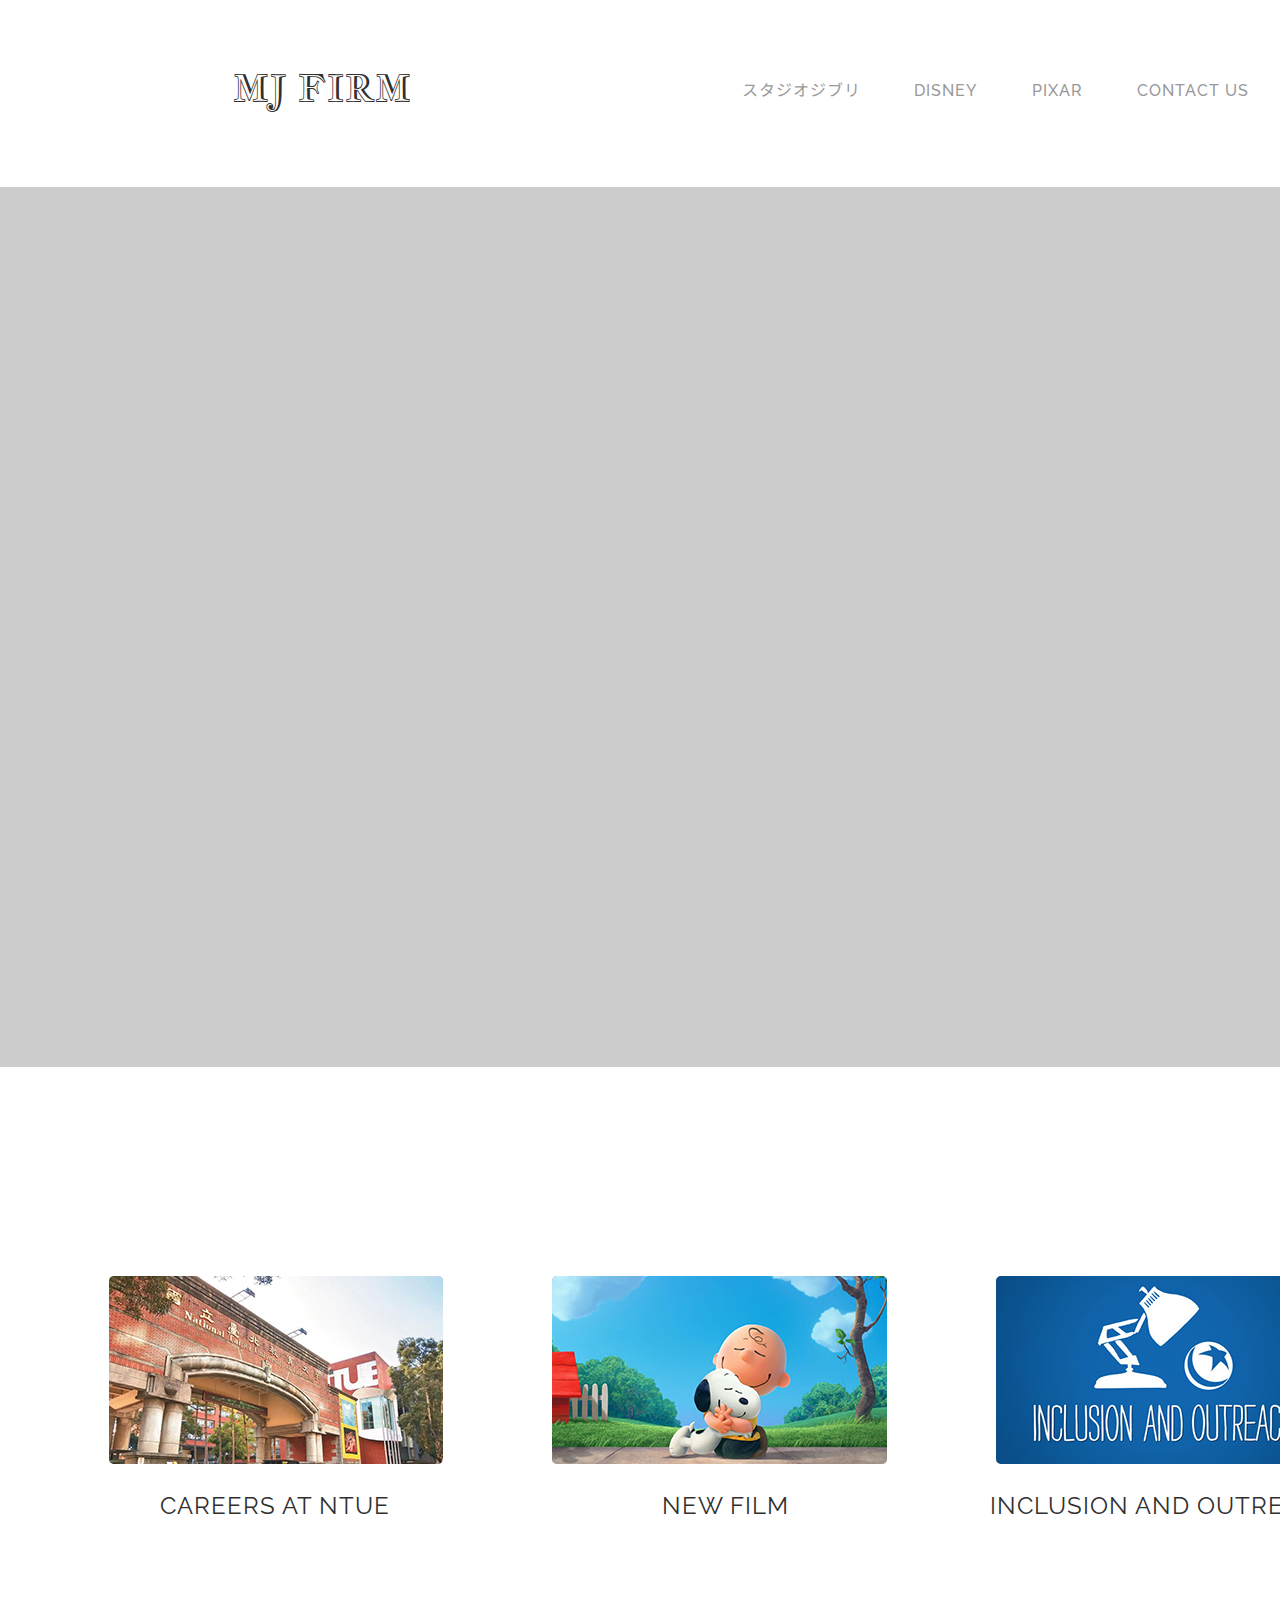
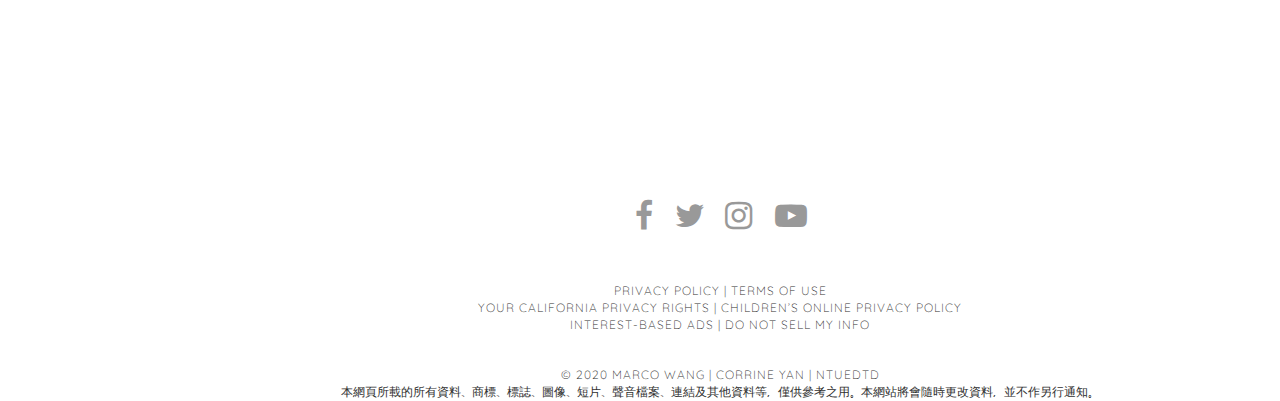
<file: index.html>
<!DOCTYPE html>
<html>
<link rel="stylesheet" href="https://stackpath.bootstrapcdn.com/font-awesome/4.7.0/css/font-awesome.min.css">

<header class="head">
    <meta charest="utf-8">
    <title>Animate</title>
    <link rel="stylesheet" href="https://necloas.github.io/normalize.css">
    <link rel="stylesheet" href="./css/home.css">
</header>

<body>
    <div class="headflex">
        <a href="index.html" class="headtitle">MJ FIRM</a>

        <ul class="button-list">
            <li class="nav-list-item">
                <a href="ghibli.html" class="btn button1">スタジオジブリ</a>
            </li>
            <li class="nav-list-item">
                <a href="disney.html" class="btn button2">DISNEY</a>
            </li>
            <li class="nav-list-item">
                <a href="pixar.html" class="btn button3">PIXAR</a>
            </li>
            <li class="nav-list-item">
                <a href="contact-us.html" class="btn button4">CONTACT US</a>
            </li>
        </ul>
    </div>

    <div class="cover">
        <div class="slider_container">
            <div>
                <img src="img/home/img-01.jpg" alt="pure css3 slider" />
            </div>
            <div>
                <img src="img/home/img-02.jpg" alt="pure css3 slider" />
            </div>
            <div>
                <img src="img/home/img-03.jpg" alt="pure css3 slider" />
            </div>
            <div>
                <img src="img/home/img-04.jpg" alt="pure css3 slider" />
            </div>
            <div>
                <img src="img/home/img-05.jpg" alt="pure css3 slider" />
            </div>
            <div>
                <img src="img/home/img-06.jpg" alt="pure css3 slider" />
            </div>
        </div>
    </div>
    <div class="picplace">
        <a href="https://www.ntue.edu.tw" class="pic picture1"><img src="img/home/careers.jpg"></a>
        <a href="https://imagic.ntue.edu.tw/magic/index.php" class="pic picture2"><img src="img/home/new-film.jpg"></a>
        <a href="http://wm.ntue.edu.tw" class="pic picture3"><img src="img/home/inclusion.jpg"></a>
    </div>
    <div class="name">
        <a href="https://www.ntue.edu.tw" class="intro name1">CAREERS AT NTUE</a>
        <a href="https://imagic.ntue.edu.tw/magic/index.php" class="intro name2">NEW FILM</a>
        <a href="http://wm.ntue.edu.tw" class="intro name3">INCLUSION AND OUTREACH</a>
    </div>
</body>
<footer>
    <nav>
        <ul>
            <li class="nav-icon">
                <a href="https://www.facebook.com" target="_blank"><i class="fa fa-facebook fa-2x"
                        aria-hidden="true"></i></a>
            </li>
            <li class="nav-icon">
                <a href="https://twitter.com" target="_blank"><i class="fa fa-twitter fa-2x" aria-hidden="true"></i></a>
            </li>
            <li class="nav-icon">
                <a href="https://www.instagram.com" target="_blank"><i class="fa fa-instagram fa-2x"
                        aria-hidden="true"></i></a>
            </li>
            <li class="nav-icon">
                <a href="https://www.youtube.com" target="_blank"><i class="fa fa-youtube-play fa-2x"
                        aria-hidden="true"></i></a>
            </li>
        </ul>
    </nav>
    <div class="footer_text">
        <p class="text text1">PRIVACY POLICY | TERMS OF USE</p>
        <p class="text text2">YOUR CALIFORNIA PRIVACY RIGHTS | CHILDREN’S ONLINE PRIVACY POLICY</p>
        <p class="text text3">INTEREST-BASED ADS | DO NOT SELL MY INFO</p>
        <p class="student">© 2020 MARCO WANG | CORRINE YAN | NTUEDTD</p>
        <h1>本網頁所載的所有資料、商標、標誌、圖像、短片、聲音檔案、連結及其他資料等，僅供參考之用。本網站將會隨時更改資料，並不作另行通知。</h1>
    </div>
    <div>
    </div>
</footer>

</html>
</file>
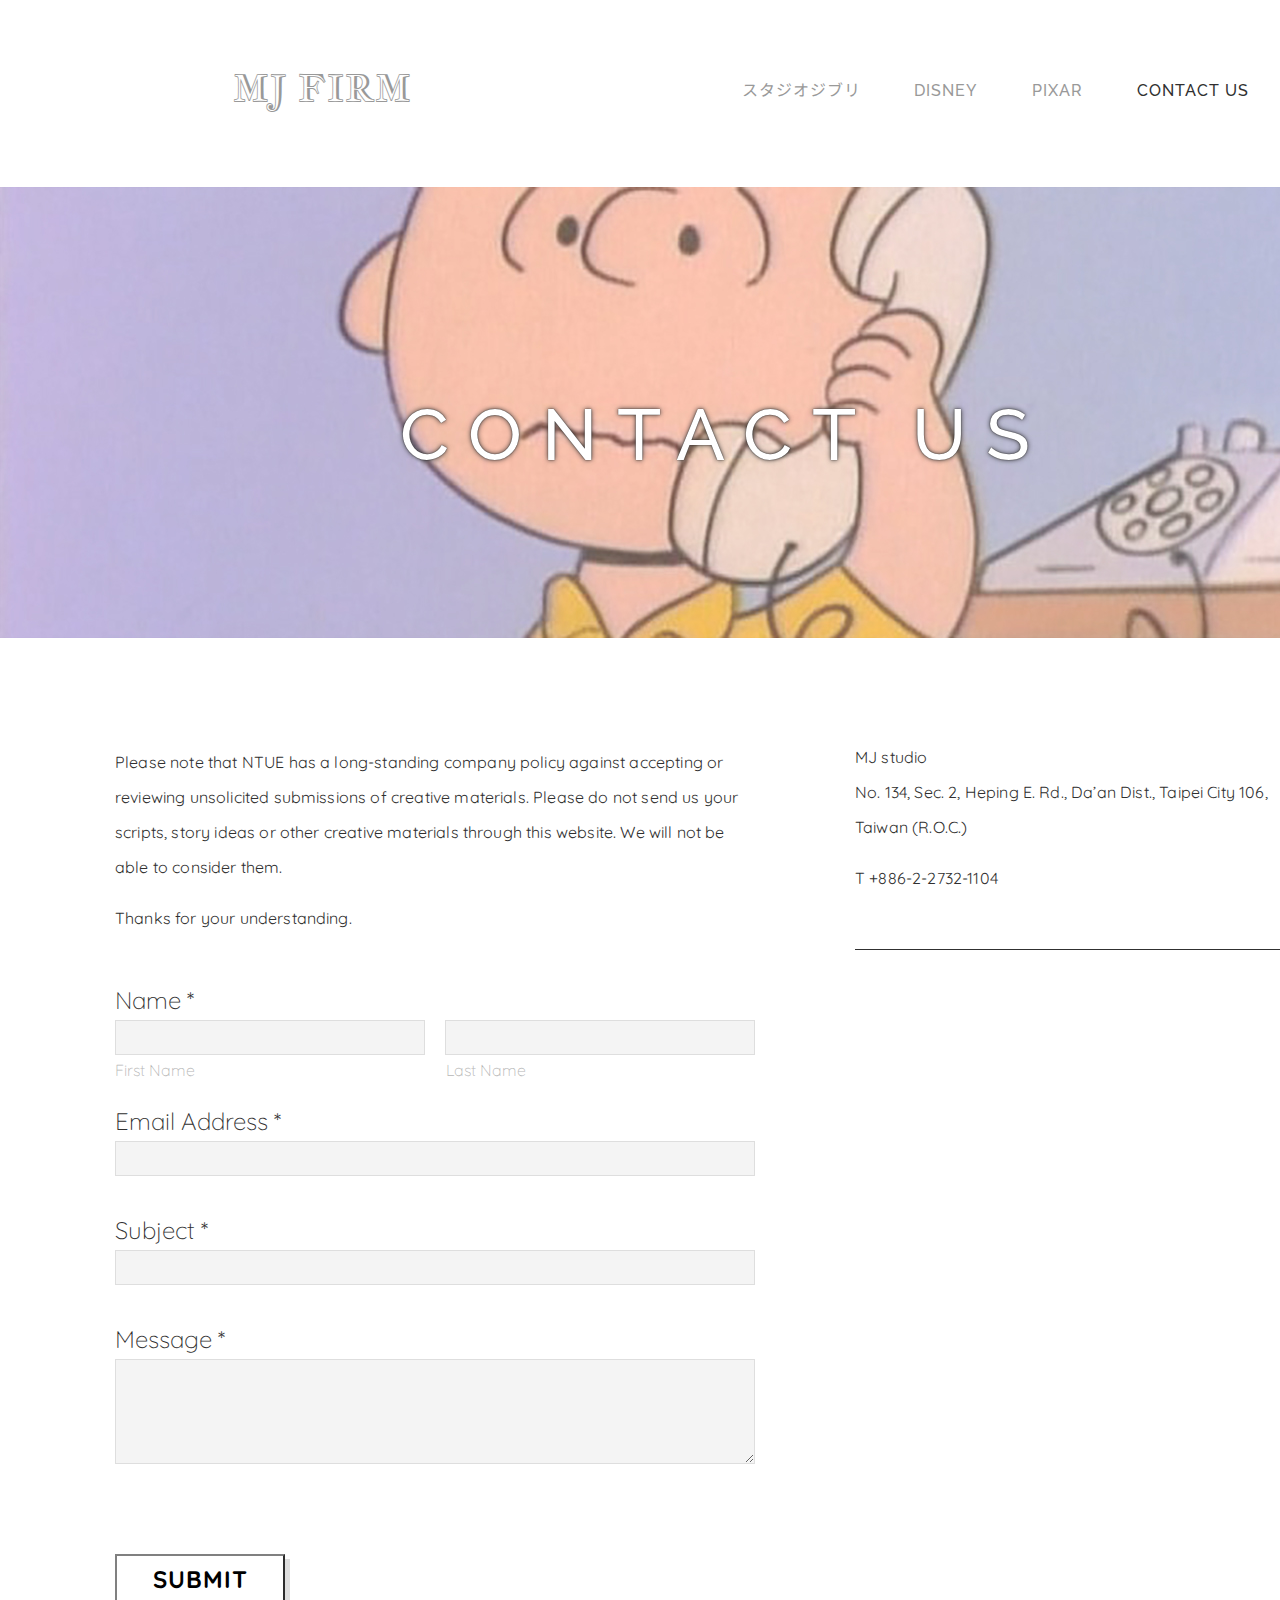
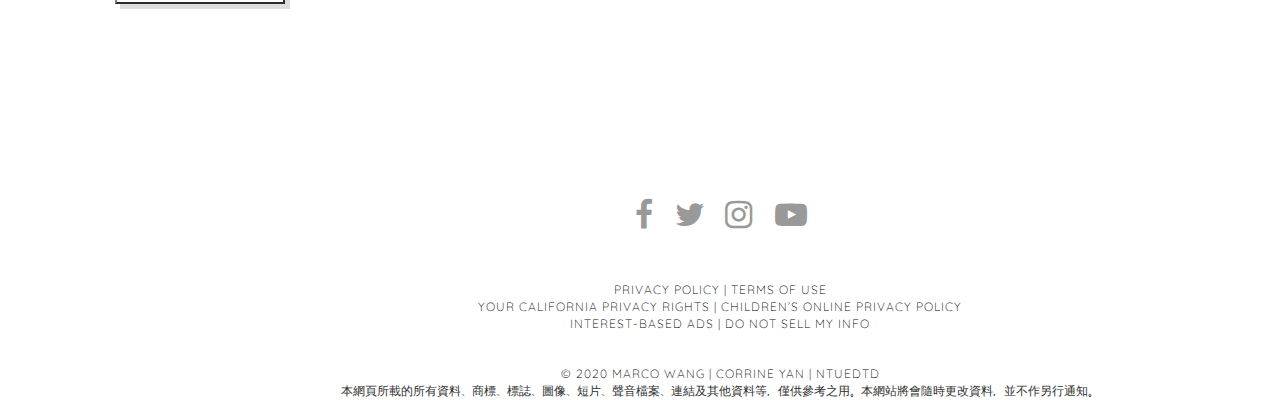
<file: contact-us.html>
<!DOCTYPE html>
<html>
<link rel="stylesheet" href="https://stackpath.bootstrapcdn.com/font-awesome/4.7.0/css/font-awesome.min.css">

<header class="head">
    <meta charest="utf-8">
    <title>Contact Us</title>
    <link rel="stylesheet" href="https://necloas.github.io/normalize.css">
    <link rel="stylesheet" href="./css/contact-us.css">

</header>

<body style="position:relative">
    <div class="headflex">
        <a href="index.html" class="headtitle">MJ FIRM</a>

        <ul class="button-list">
            <li class="nav-list-item">
                <a href="ghibli.html" class="btn button1">スタジオジブリ</a>
            </li>
            <li class="nav-list-item">
                <a href="disney.html" class="btn button2">DISNEY</a>
            </li>
            <li class="nav-list-item">
                <a href="pixar.html" class="btn button3">PIXAR</a>
            </li>
            <li class="nav-list-item">
                <a href="contact-us.html" class="btn button4">CONTACT US</a>
            </li>
        </ul>
    </div>
    <div class="cover"><img src="img/contact/cover.jpg">
        <h1>CONTACT US</h1>
    </div>
</body>
<aside>
    <div class="up">
        <div class="please">Please note that NTUE has a long-standing company policy against accepting or reviewing
            unsolicited submissions of creative materials. Please do not send us your scripts, story ideas or other
            creative materials through this website. We will not be able to consider them.</div>
        <p></p>
        <div class="thanks">Thanks for your understanding.</div>
    </div>
    <div class="deco name">Name *</div>
    <form>
        <input type="text" name="firstName" class="firstname">
        <input type="text" name="lastName" class="lastname">
        <div class="intro">
            <div class="deco first">First Name</div>
            <div class="deco last">Last Name</div>
        </div>
        <div class="deco emailaddress">Email Address *</div>
        <input type="email" name="email" class="box">
        <div class="deco subject">Subject *</div>
        <input type="text" name="subject" class="box">
        <div class="deco message">Message *</div>
        <textarea type="text" name="message" class="mes" style="resize:vertical;max-height: 150px;"></textarea>
        <input type="submit" value="SUBMIT" class="submit">
    </form>




    <iframe
        src="https://www.google.com/maps/embed?pb=!1m18!1m12!1m3!1d3615.314707507813!2d121.54315591486804!3d25.023391844870808!2m3!1f0!2f0!3f0!3m2!1i1024!2i768!4f13.1!3m3!1m2!1s0x3442a908a8232611%3A0xeebfb2d71a5025c7!2z5ZyL56uL6Ie65YyX5pWZ6IKy5aSn5a24!5e0!3m2!1szh-TW!2stw!4v1604131044183!5m2!1szh-TW!2stw"
        width="600" height="450" frameborder="0" style="border:0;" allowfullscreen="" aria-hidden="false"
        tabindex="0"></iframe>
</aside>
<div class="right">
    <div class="ntue">MJ studio<br>No. 134, Sec. 2, Heping E. Rd., Da’an Dist., Taipei City 106,<br>
        Taiwan (R.O.C.)</div>
    <p></p>
    <div class="tel">T +886-2-2732-1104</div>
</div>
<footer>
    <nav>
        <ul>
            <li class="nav-icon">
                <a href="https://www.facebook.com" target="_blank"><i class="fa fa-facebook fa-2x"
                        aria-hidden="true"></i></a>
            </li>
            <li class="nav-icon">
                <a href="https://twitter.com" target="_blank"><i class="fa fa-twitter fa-2x" aria-hidden="true"></i></a>
            </li>
            <li class="nav-icon">
                <a href="https://www.instagram.com" target="_blank"><i class="fa fa-instagram fa-2x"
                        aria-hidden="true"></i></a>
            </li>
            <li class="nav-icon">
                <a href="https://www.youtube.com" target="_blank"><i class="fa fa-youtube-play fa-2x"
                        aria-hidden="true"></i></a>
            </li>
        </ul>
    </nav>
    <div class="footer_text">
        <p class="text text1">PRIVACY POLICY | TERMS OF USE</p>
        <p class="text text2">YOUR CALIFORNIA PRIVACY RIGHTS | CHILDREN’S ONLINE PRIVACY POLICY</p>
        <p class="text text3">INTEREST-BASED ADS | DO NOT SELL MY INFO</p>
        <p class="student">© 2020 MARCO WANG | CORRINE YAN | NTUEDTD</p>
        <h2>本網頁所載的所有資料、商標、標誌、圖像、短片、聲音檔案、連結及其他資料等，僅供參考之用。本網站將會隨時更改資料，並不作另行通知。</h2>
    </div>
    <div>
    </div>
</footer>
</file>
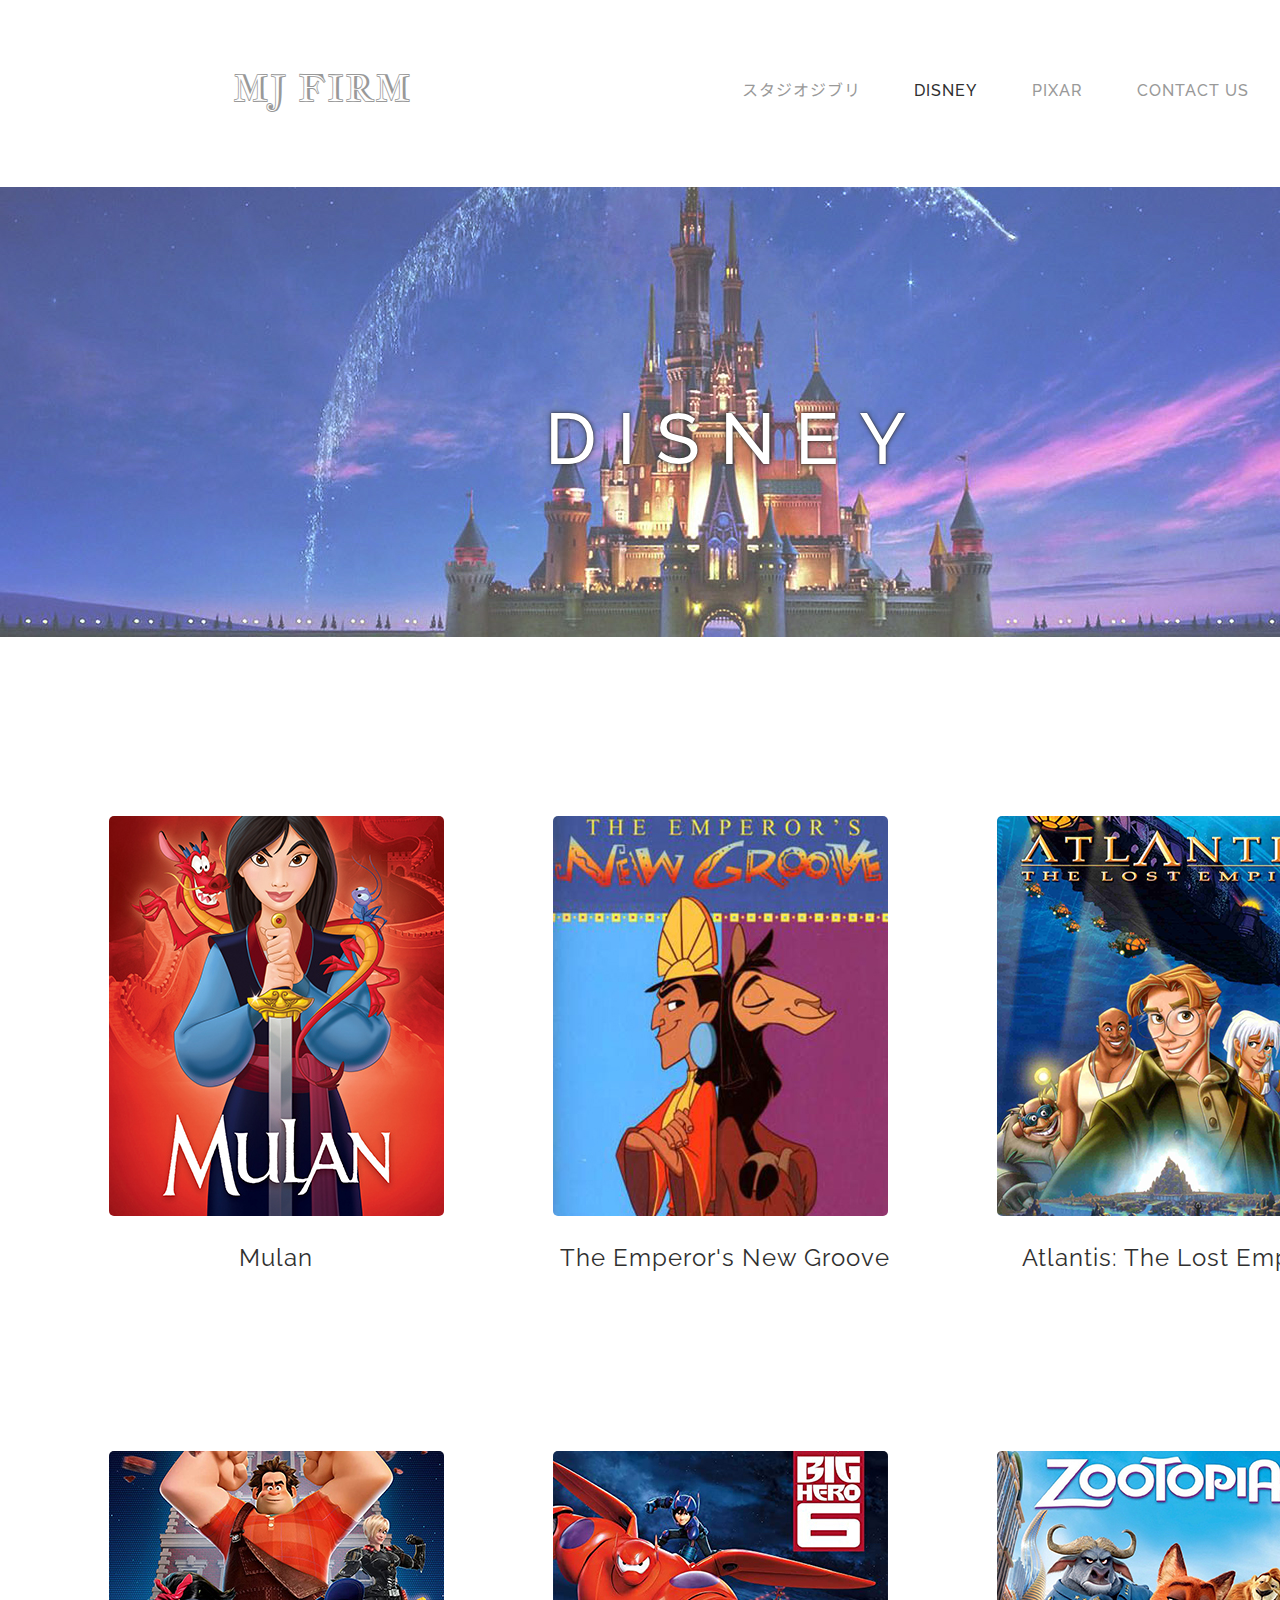
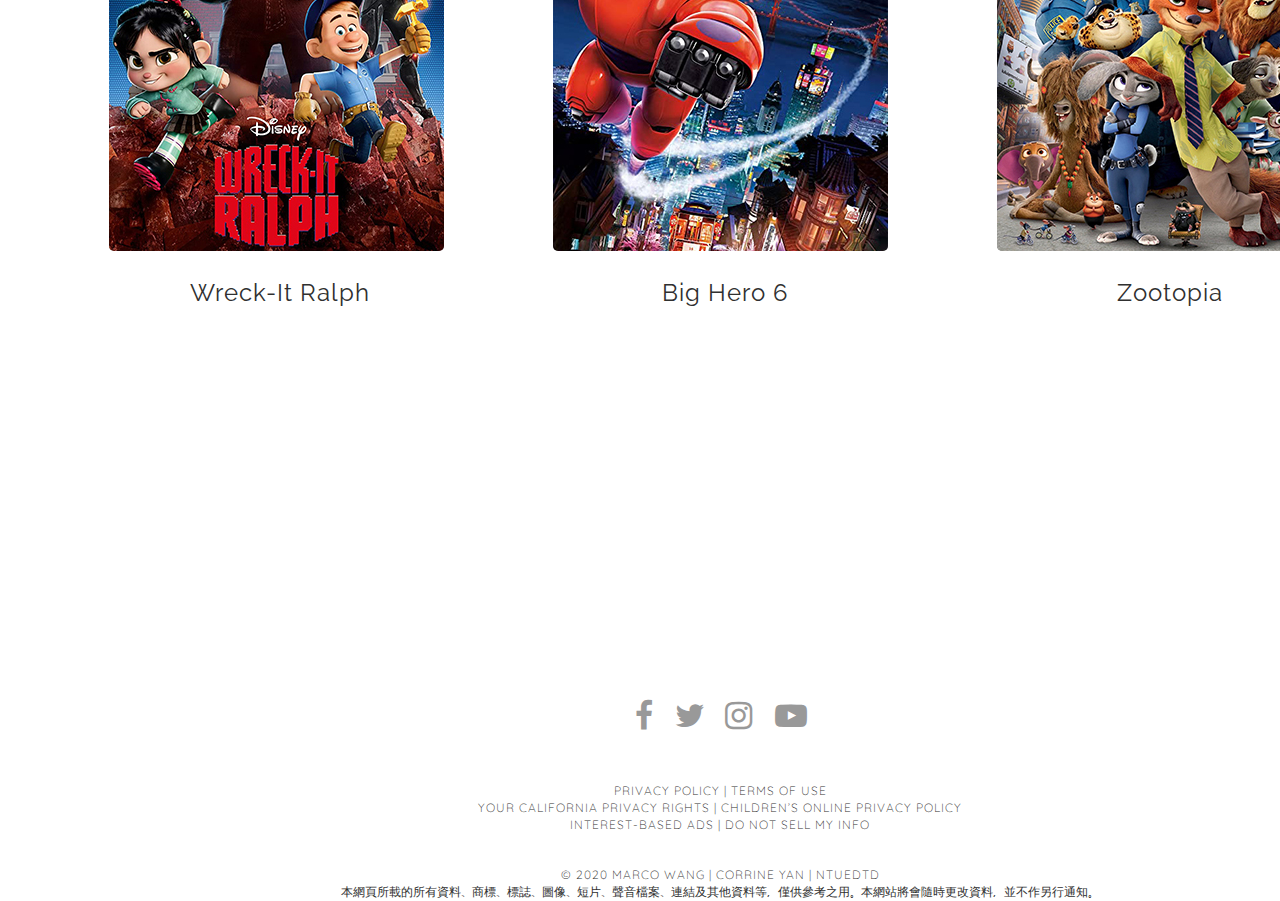
<file: disney.html>
<!DOCTYPE html>
<html>
<link rel="stylesheet" href="https://stackpath.bootstrapcdn.com/font-awesome/4.7.0/css/font-awesome.min.css">

<header class="head">
    <meta charest="utf-8">
    <title>Disney</title>
    <link rel="stylesheet" href="https://necloas.github.io/normalize.css">
    <link rel="stylesheet" href="./css/disney.css">
</header>

<body>
    <div class="headflex">
        <a href="index.html" class="headtitle">MJ FIRM</a>

        <ul class="button-list">
            <li class="nav-list-item">
                <a href="ghibli.html" class="btn button1">スタジオジブリ</a>
            </li>
            <li class="nav-list-item">
                <a href="disney.html" class="btn button2">DISNEY</a>
            </li>
            <li class="nav-list-item">
                <a href="pixar.html" class="btn button3">PIXAR</a>
            </li>
            <li class="nav-list-item">
                <a href="contact-us.html" class="btn button4">CONTACT US</a>
            </li>
        </ul>
    </div>
    <div class="cover"><img src="img/disney/disney.jpg">
        <h1>DISNEY</h1>
    </div>
    <div class="picplace">
        <a href="https://www.youtube.com/watch?v=llmUpAlw8TU" class="pic picture1" target="_blank"><img
                src="img/disney/mulan.jpg"></a>
        <a href="https://www.youtube.com/watch?v=Lx8xtfkuicU" class="pic picture2" target="_blank"><img
                src="img/disney/groove.jpg"></a>
        <a href="https://www.youtube.com/watch?v=sZIimDPZQwg" class="pic picture3" target="_blank"><img
                src="img/disney/atlantis.png"></a>
    </div>
    <div class="name">
        <a href="https://www.youtube.com/watch?v=llmUpAlw8TU" class="intro name1" target="_blank">Mulan</a>
        <a href="https://www.youtube.com/watch?v=Lx8xtfkuicU" class="intro name2" target="_blank">The Emperor's New
            Groove</a>
        <a href="https://www.youtube.com/watch?v=sZIimDPZQwg" class="intro name3" target="_blank">Atlantis: The Lost
            Empire</a>
    </div>
    <div class="picplace">
        <a href="https://www.youtube.com/watch?v=87E6N7ToCxs" class="pic picture4" target="_blank"><img
                src="img/disney/wreck.jpg"></a>
        <a href="https://www.youtube.com/watch?v=z3biFxZIJOQ" class="pic picture5" target="_blank"><img
                src="img/disney/big-hero.jpg"></a>
        <a href="https://www.youtube.com/watch?v=yCOPJi0Urq4" class="pic picture6" target="_blank"><img
                src="img/disney/zoo.jpg"></a>
    </div>
    <div class="name">
        <a href="https://www.youtube.com/watch?v=87E6N7ToCxs" class="intro name4" target="_blank">Wreck-It Ralph</a>
        <a href="https://www.youtube.com/watch?v=z3biFxZIJOQ" class="intro name5" target="_blank">Big Hero 6</a>
        <a href="https://www.youtube.com/watch?v=yCOPJi0Urq4" class="intro name6" target="_blank">Zootopia</a>
    </div>
</body>
<footer>
    <nav>
        <ul>
            <li class="nav-icon">
                <a href="https://www.facebook.com" target="_blank"><i class="fa fa-facebook fa-2x"
                        aria-hidden="true"></i></a>
            </li>
            <li class="nav-icon">
                <a href="https://twitter.com" target="_blank"><i class="fa fa-twitter fa-2x" aria-hidden="true"></i></a>
            </li>
            <li class="nav-icon">
                <a href="https://www.instagram.com" target="_blank"><i class="fa fa-instagram fa-2x"
                        aria-hidden="true"></i></a>
            </li>
            <li class="nav-icon">
                <a href="https://www.youtube.com" target="_blank"><i class="fa fa-youtube-play fa-2x"
                        aria-hidden="true"></i></a>
            </li>
        </ul>
    </nav>
    <div class="footer_text">
        <p class="text text1">PRIVACY POLICY | TERMS OF USE</p>
        <p class="text text2">YOUR CALIFORNIA PRIVACY RIGHTS | CHILDREN’S ONLINE PRIVACY POLICY</p>
        <p class="text text3">INTEREST-BASED ADS | DO NOT SELL MY INFO</p>
        <p class="student">© 2020 MARCO WANG | CORRINE YAN | NTUEDTD</p>
        <h2>本網頁所載的所有資料、商標、標誌、圖像、短片、聲音檔案、連結及其他資料等，僅供參考之用。本網站將會隨時更改資料，並不作另行通知。</h2>
    </div>
    <div>
    </div>
</footer>
</file>
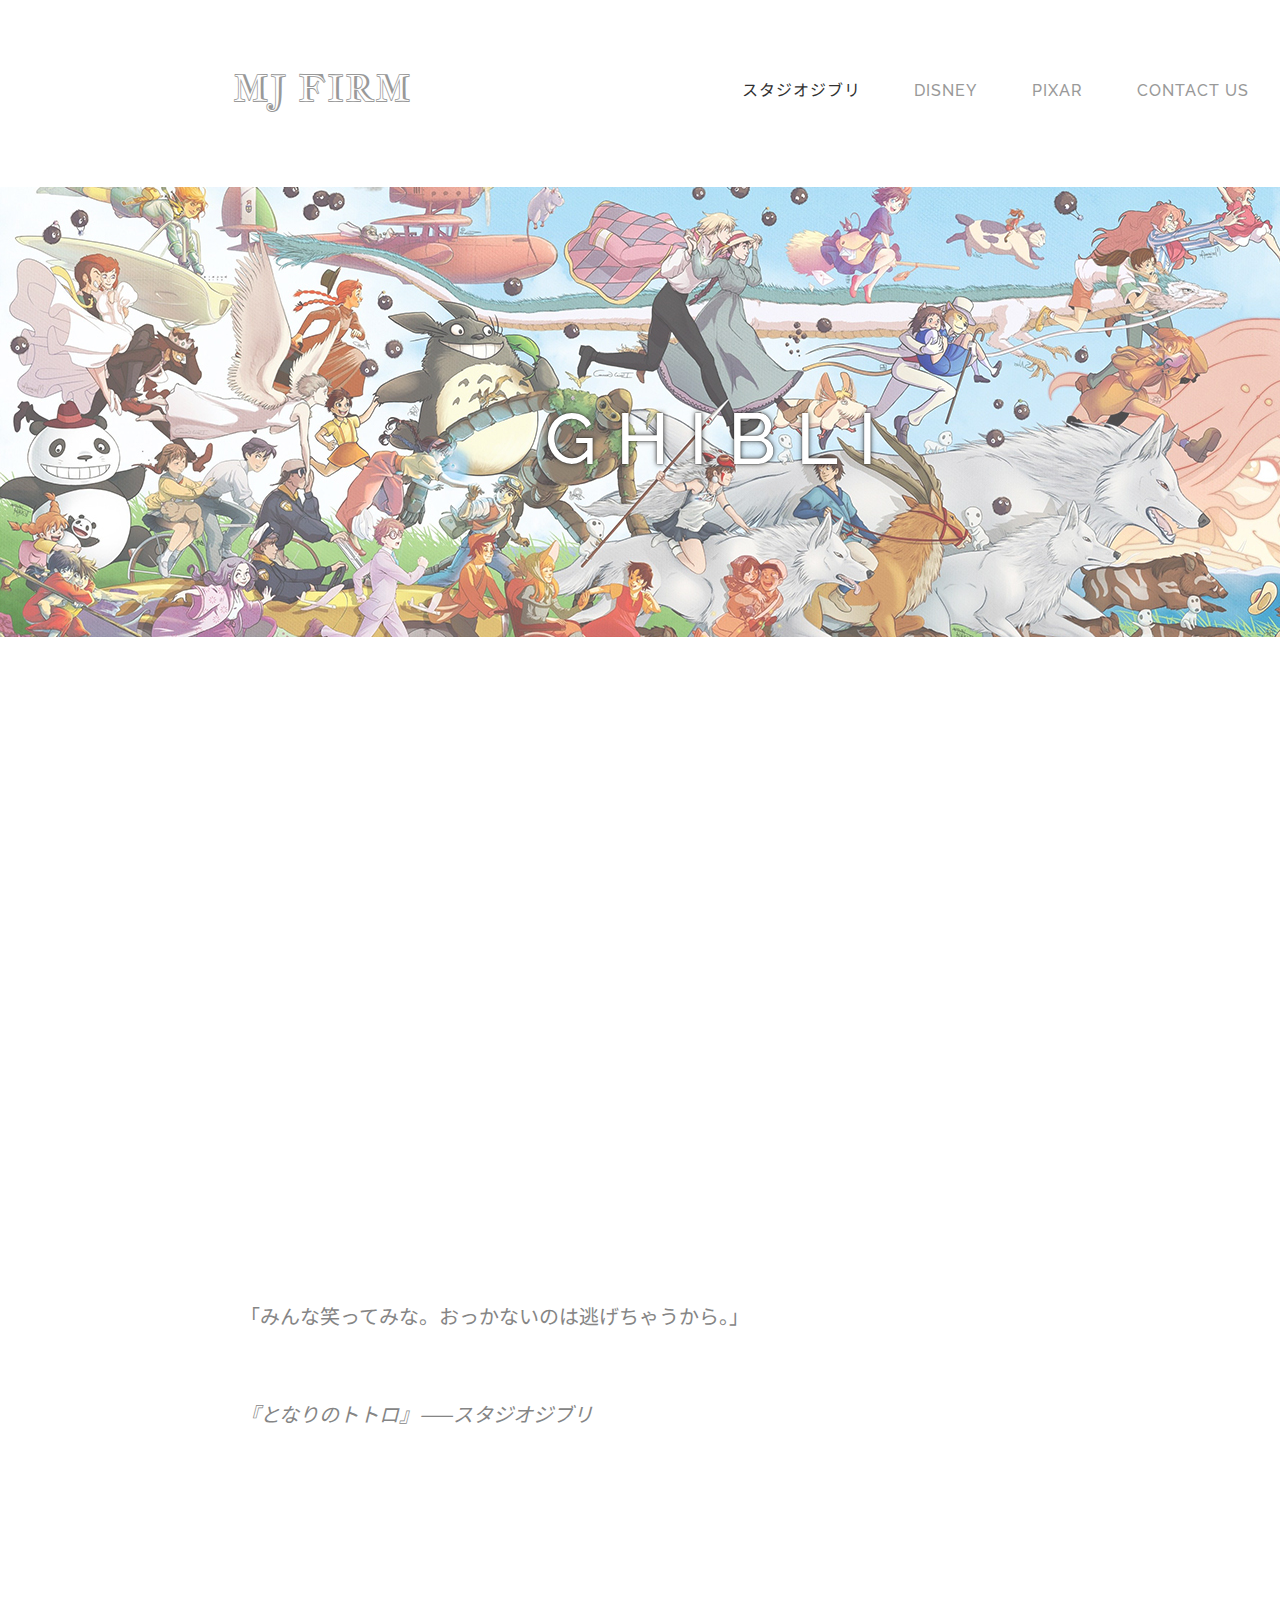
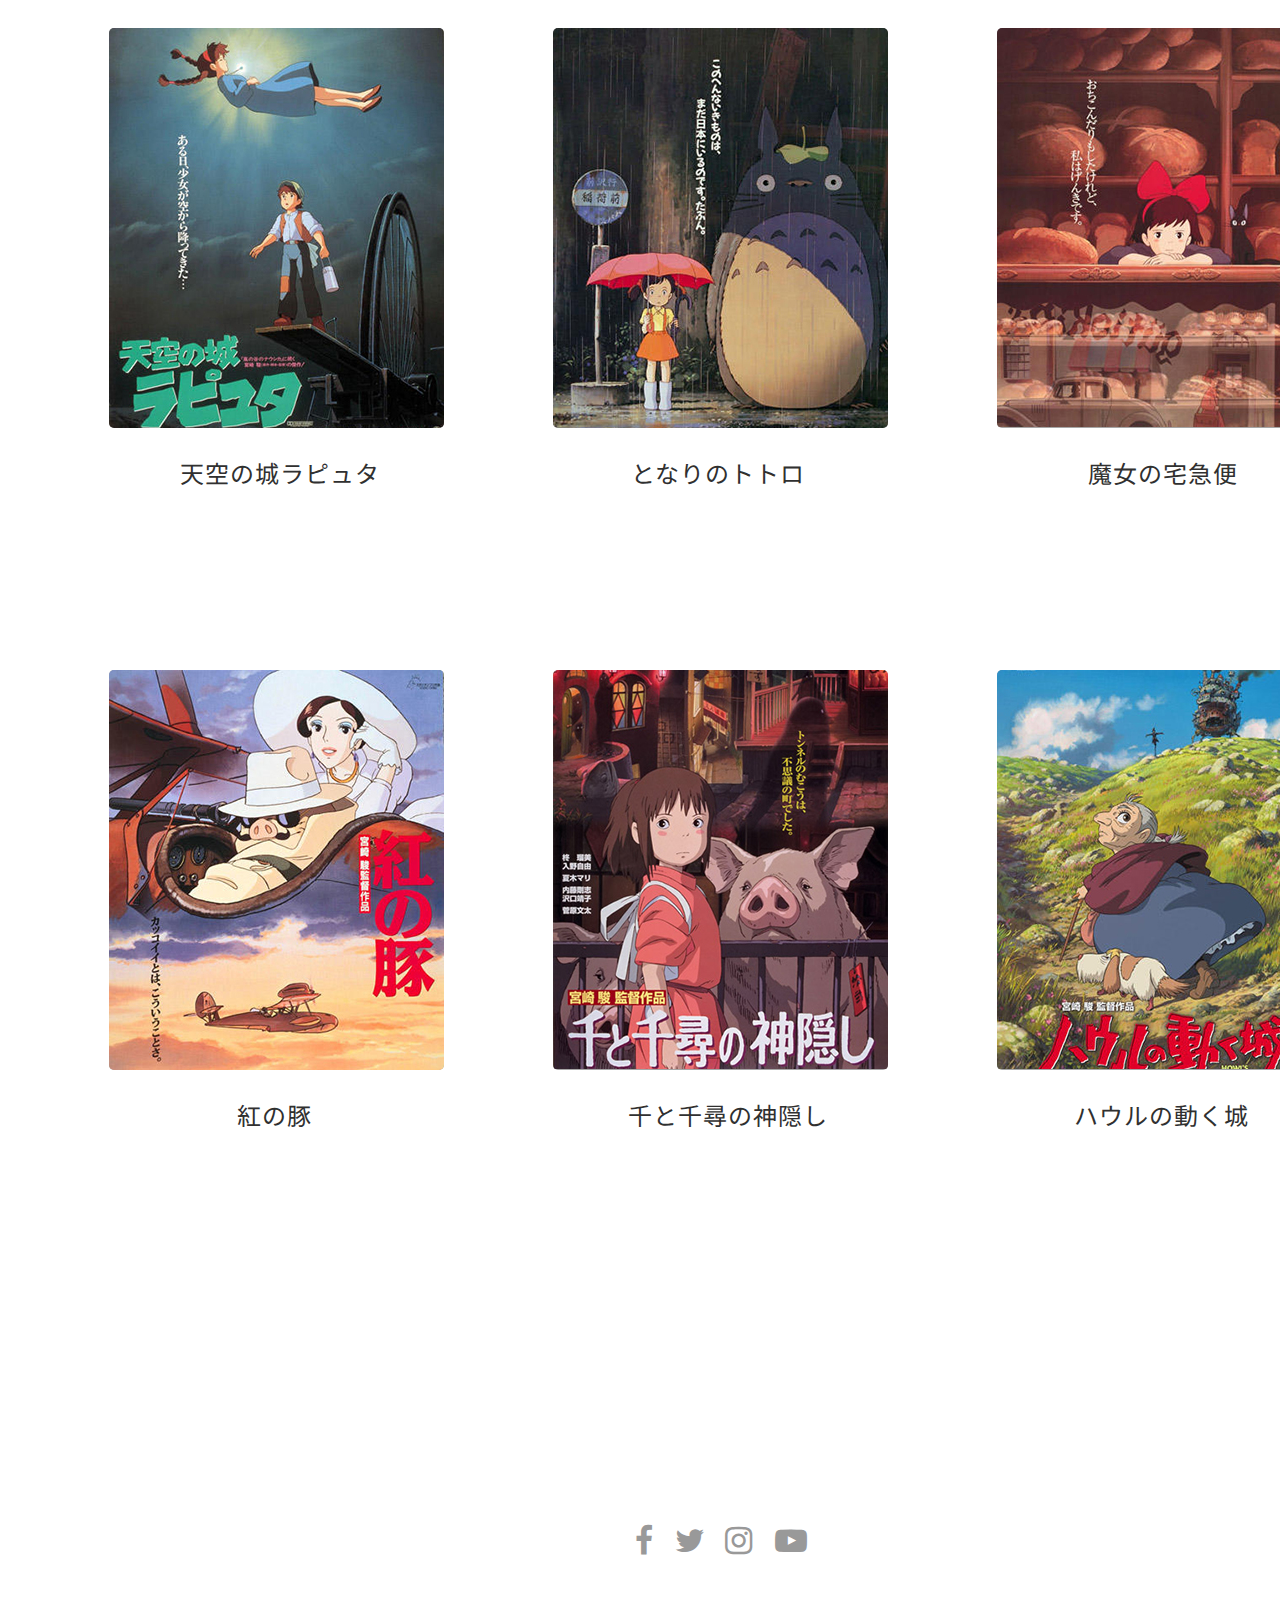
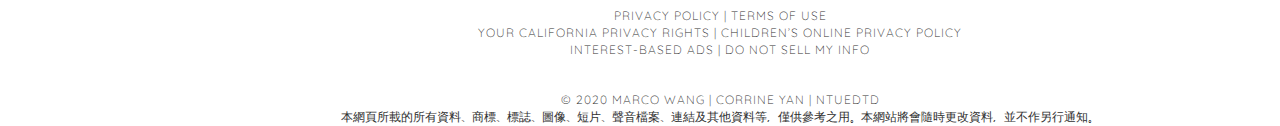
<file: ghibli.html>
<!DOCTYPE html>
<html>
<link rel="stylesheet" href="https://stackpath.bootstrapcdn.com/font-awesome/4.7.0/css/font-awesome.min.css">

<header class="head">
    <meta charest="utf-8">
    <title>Ghibli</title>
    <link rel="stylesheet" href="https://necloas.github.io/normalize.css">
    <link rel="stylesheet" href="./css/ghibli.css">
</header>

<body>
    <div class="headflex">
        <a href="index.html" class="headtitle">MJ FIRM</a>

        <ul class="button-list">
            <li class="nav-list-item">
                <a href="ghibli.html" class="btn button1">スタジオジブリ</a>
            </li>
            <li class="nav-list-item">
                <a href="disney.html" class="btn button2">DISNEY</a>
            </li>
            <li class="nav-list-item">
                <a href="pixar.html" class="btn button3">PIXAR</a>
            </li>
            <li class="nav-list-item">
                <a href="contact-us.html" class="btn button4">CONTACT US</a>
            </li>
        </ul>
    </div>
    <div class="cover"><img src="img/ghibli/cover.jpg">
        <h1>GHIBLI</h1>
    </div>
    <iframe width="960" height="480" src="https://www.youtube.com/embed/92a7Hj0ijLs" frameborder="0"
        allow="accelerometer; autoplay; clipboard-write; encrypted-media; gyroscope; picture-in-picture"
        allowfullscreen></iframe>
    <div class="line">「みんな笑ってみな。おっかないのは逃げちゃうから。」
        <p><br></p>
        <p>『となりのトトロ』——スタジオジブリ</p>
    </div>




    <div class="picplace">
        <a href="https://www.youtube.com/watch?v=8ykEy-yPBFc" class="pic picture1" target="_blank"><img
                src="img/ghibli/laputa.jpg"></a>
        <a href="https://www.youtube.com/watch?v=92a7Hj0ijLs" class="pic picture2" target="_blank"><img
                src="img/ghibli/totoro.jpg"></a>
        <a href="https://www.youtube.com/watch?v=4bG17OYs-GA" class="pic picture3" target="_blank"><img
                src="img/ghibli/majonotakkyubin.jpg"></a>
    </div>
    <div class="name">
        <a href="https://www.youtube.com/watch?v=8ykEy-yPBFc" class="intro name1" target="_blank">天空の城ラピュタ</a>
        <a href="https://www.youtube.com/watch?v=92a7Hj0ijLs" class="intro name2" target="_blank">となりのトトロ</a>
        <a href="https://www.youtube.com/watch?v=4bG17OYs-GA" class="intro name3" target="_blank">魔女の宅急便</a>
    </div>
    <div class="picplace">
        <a href="https://www.youtube.com/watch?v=awEC-aLDzjs" class="pic picture4" target="_blank"><img
                src="img/ghibli/kurenainobuta.jpg"></a>
        <a href="https://www.youtube.com/watch?v=etiQRSOkOIg" class="pic picture5" target="_blank"><img
                src="img/ghibli/chihiro.jpg"></a>
        <a href="https://youtu.be/yUZCo0oWt4o" class="pic picture6" target="_blank"><img src="img/ghibli/howl.jpg"></a>
    </div>
    <div class="name">
        <a href="https://www.youtube.com/watch?v=awEC-aLDzjs" class="intro name4" target="_blank">紅の豚</a>
        <a href="https://www.youtube.com/watch?v=etiQRSOkOIg" class="intro name5" target="_blank">千と千尋の神隠し</a>
        <a href="https://youtu.be/yUZCo0oWt4o" class="intro name6" target="_blank">ハウルの動く城</a>
    </div>
</body>
<footer>
    <nav>
        <ul>
            <li class="nav-icon">
                <a href="https://www.facebook.com" target="_blank"><i class="fa fa-facebook fa-2x"
                        aria-hidden="true"></i></a>
            </li>
            <li class="nav-icon">
                <a href="https://twitter.com" target="_blank"><i class="fa fa-twitter fa-2x" aria-hidden="true"></i></a>
            </li>
            <li class="nav-icon">
                <a href="https://www.instagram.com" target="_blank"><i class="fa fa-instagram fa-2x"
                        aria-hidden="true"></i></a>
            </li>
            <li class="nav-icon">
                <a href="https://www.youtube.com" target="_blank"><i class="fa fa-youtube-play fa-2x"
                        aria-hidden="true"></i></a>
            </li>
        </ul>
    </nav>
    <div class="footer_text">
        <p class="text text1">PRIVACY POLICY | TERMS OF USE</p>
        <p class="text text2">YOUR CALIFORNIA PRIVACY RIGHTS | CHILDREN’S ONLINE PRIVACY POLICY</p>
        <p class="text text3">INTEREST-BASED ADS | DO NOT SELL MY INFO</p>
        <p class="student">© 2020 MARCO WANG | CORRINE YAN | NTUEDTD</p>
        <h2>本網頁所載的所有資料、商標、標誌、圖像、短片、聲音檔案、連結及其他資料等，僅供參考之用。本網站將會隨時更改資料，並不作另行通知。</h2>
    </div>
    <div>
    </div>
</footer>
</file>
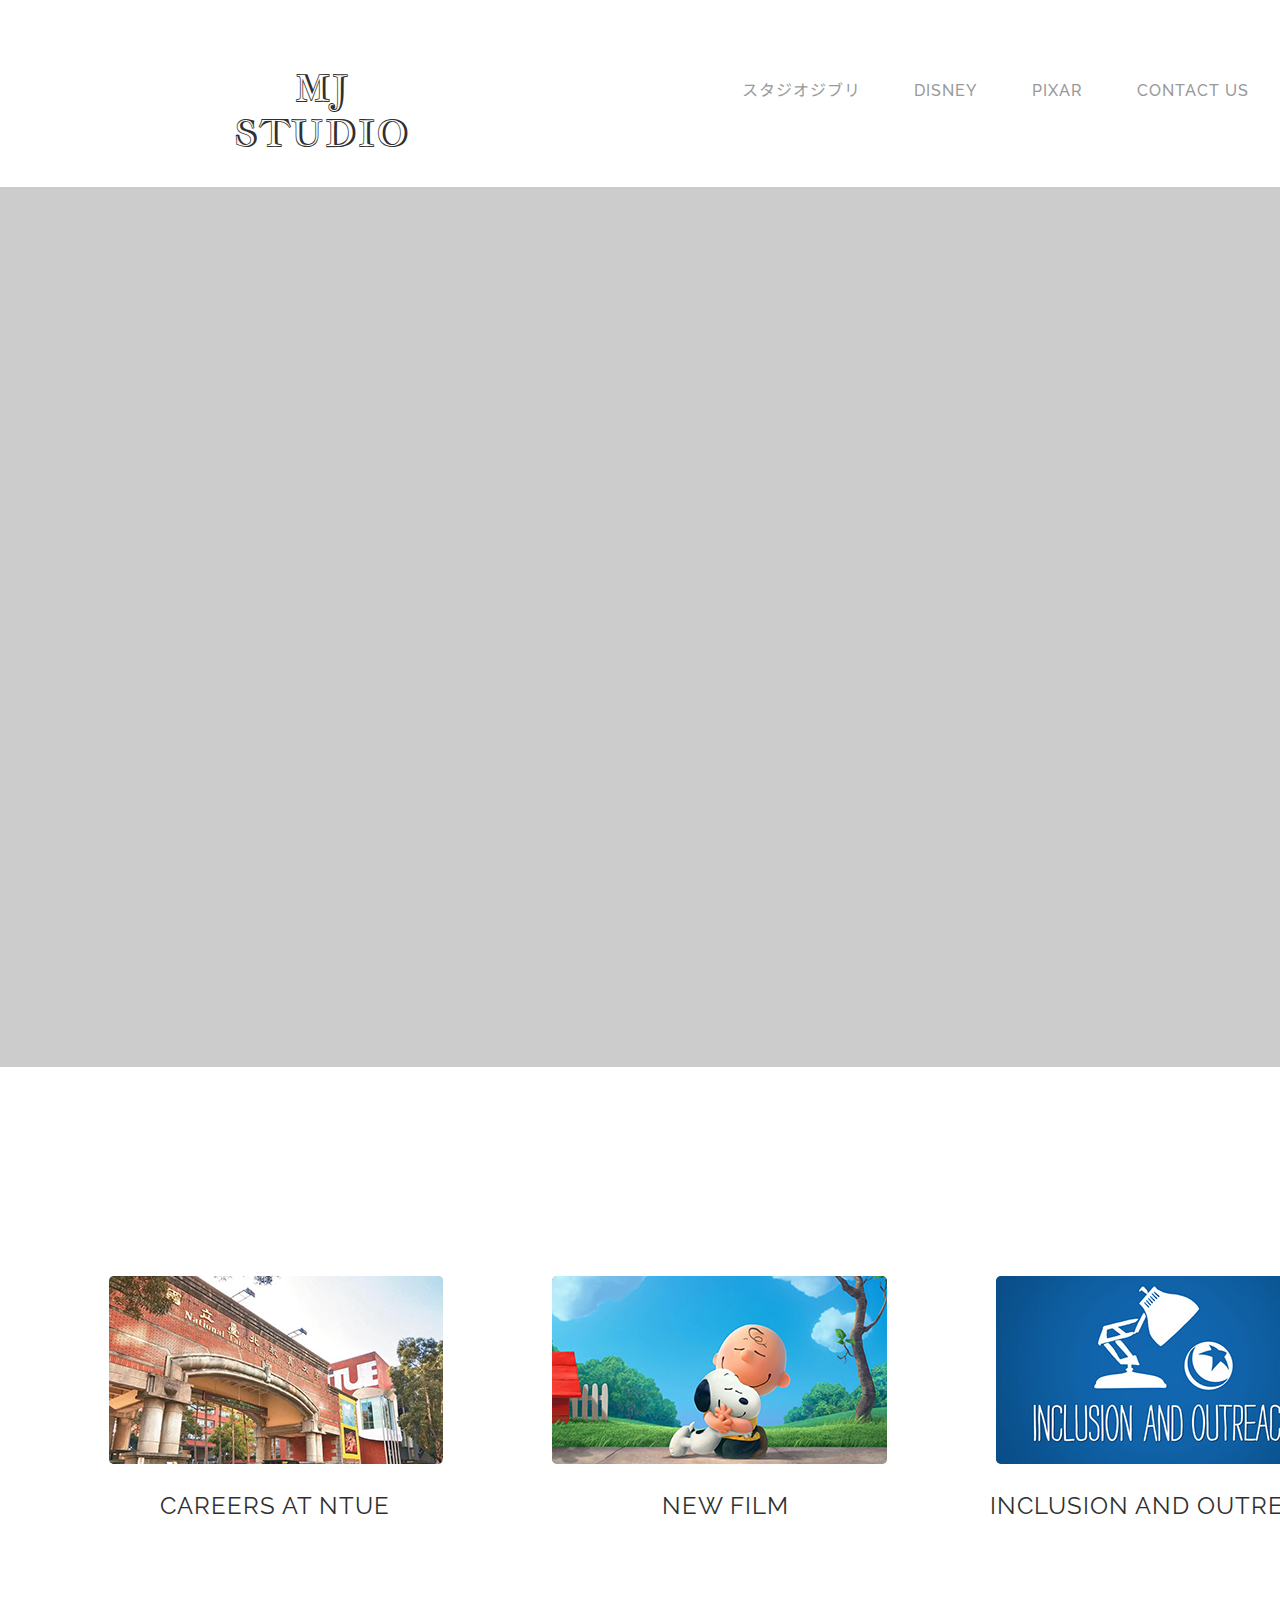
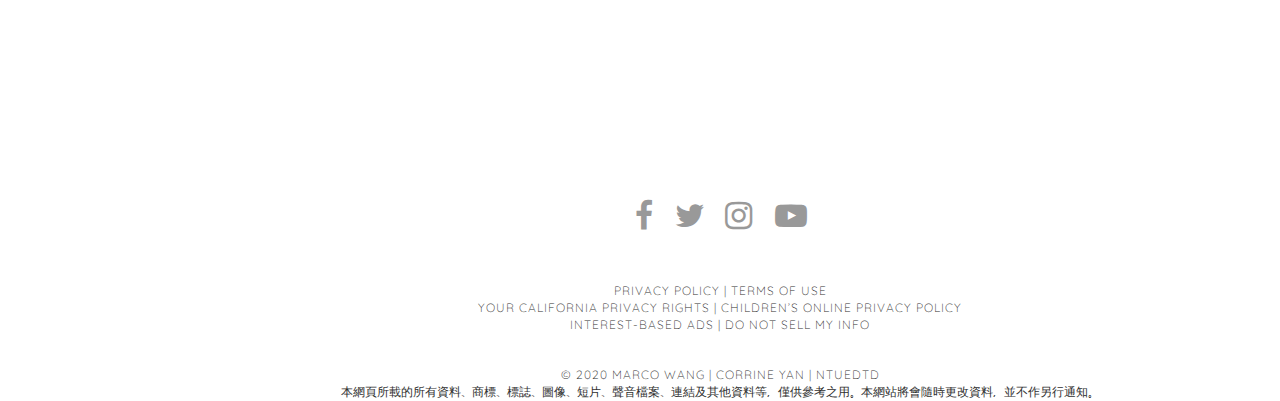
<file: home.html>
<!DOCTYPE html>
<html>
<link rel="stylesheet" href="https://stackpath.bootstrapcdn.com/font-awesome/4.7.0/css/font-awesome.min.css">

<header class="head">
    <meta charest="utf-8">
    <title>Animate</title>
    <link rel="stylesheet" href="https://necloas.github.io/normalize.css">
    <link rel="stylesheet" href="./css/home.css">
</header>

<body>
    <div class="headflex">
        <a href="home.html" class="headtitle">MJ STUDIO</a>

        <ul class="button-list">
            <li class="nav-list-item">
                <a href="ghibli.html" class="btn button1">スタジオジブリ</a>
            </li>
            <li class="nav-list-item">
                <a href="disney.html" class="btn button2">DISNEY</a>
            </li>
            <li class="nav-list-item">
                <a href="pixar.html" class="btn button3">PIXAR</a>
            </li>
            <li class="nav-list-item">
                <a href="contact-us.html" class="btn button4">CONTACT US</a>
            </li>
        </ul>
    </div>

    <div class="cover">
        <div class="slider_container">
            <div>
                <img src="img/home/img-01.jpg" alt="pure css3 slider" />
            </div>
            <div>
                <img src="img/home/img-02.jpg" alt="pure css3 slider" />
            </div>
            <div>
                <img src="img/home/img-03.jpg" alt="pure css3 slider" />
            </div>
            <div>
                <img src="img/home/img-04.jpg" alt="pure css3 slider" />
            </div>
            <div>
                <img src="img/home/img-05.jpg" alt="pure css3 slider" />
            </div>
            <div>
                <img src="img/home/img-06.jpg" alt="pure css3 slider" />
            </div>
        </div>
    </div>
    <div class="picplace">
        <a href="https://www.ntue.edu.tw" class="pic picture1"><img src="img/home/careers.jpg"></a>
        <a href="https://imagic.ntue.edu.tw/magic/index.php" class="pic picture2"><img src="img/home/new-film.jpg"></a>
        <a href="http://wm.ntue.edu.tw" class="pic picture3"><img src="img/home/inclusion.jpg"></a>
    </div>
    <div class="name">
        <a href="https://www.ntue.edu.tw" class="intro name1">CAREERS AT NTUE</a>
        <a href="https://imagic.ntue.edu.tw/magic/index.php" class="intro name2">NEW FILM</a>
        <a href="http://wm.ntue.edu.tw" class="intro name3">INCLUSION AND OUTREACH</a>
    </div>
</body>
<footer>
    <nav>
        <ul>
            <li class="nav-icon">
                <a href="https://www.facebook.com" target="_blank"><i class="fa fa-facebook fa-2x"
                        aria-hidden="true"></i></a>
            </li>
            <li class="nav-icon">
                <a href="https://twitter.com" target="_blank"><i class="fa fa-twitter fa-2x" aria-hidden="true"></i></a>
            </li>
            <li class="nav-icon">
                <a href="https://www.instagram.com" target="_blank"><i class="fa fa-instagram fa-2x"
                        aria-hidden="true"></i></a>
            </li>
            <li class="nav-icon">
                <a href="https://www.youtube.com" target="_blank"><i class="fa fa-youtube-play fa-2x"
                        aria-hidden="true"></i></a>
            </li>
        </ul>
    </nav>
    <div class="footer_text">
        <p class="text text1">PRIVACY POLICY | TERMS OF USE</p>
        <p class="text text2">YOUR CALIFORNIA PRIVACY RIGHTS | CHILDREN’S ONLINE PRIVACY POLICY</p>
        <p class="text text3">INTEREST-BASED ADS | DO NOT SELL MY INFO</p>
        <p class="student">© 2020 MARCO WANG | CORRINE YAN | NTUEDTD</p>
        <h1>本網頁所載的所有資料、商標、標誌、圖像、短片、聲音檔案、連結及其他資料等，僅供參考之用。本網站將會隨時更改資料，並不作另行通知。</h1>
    </div>
    <div>
    </div>
</footer>

</html>
</file>
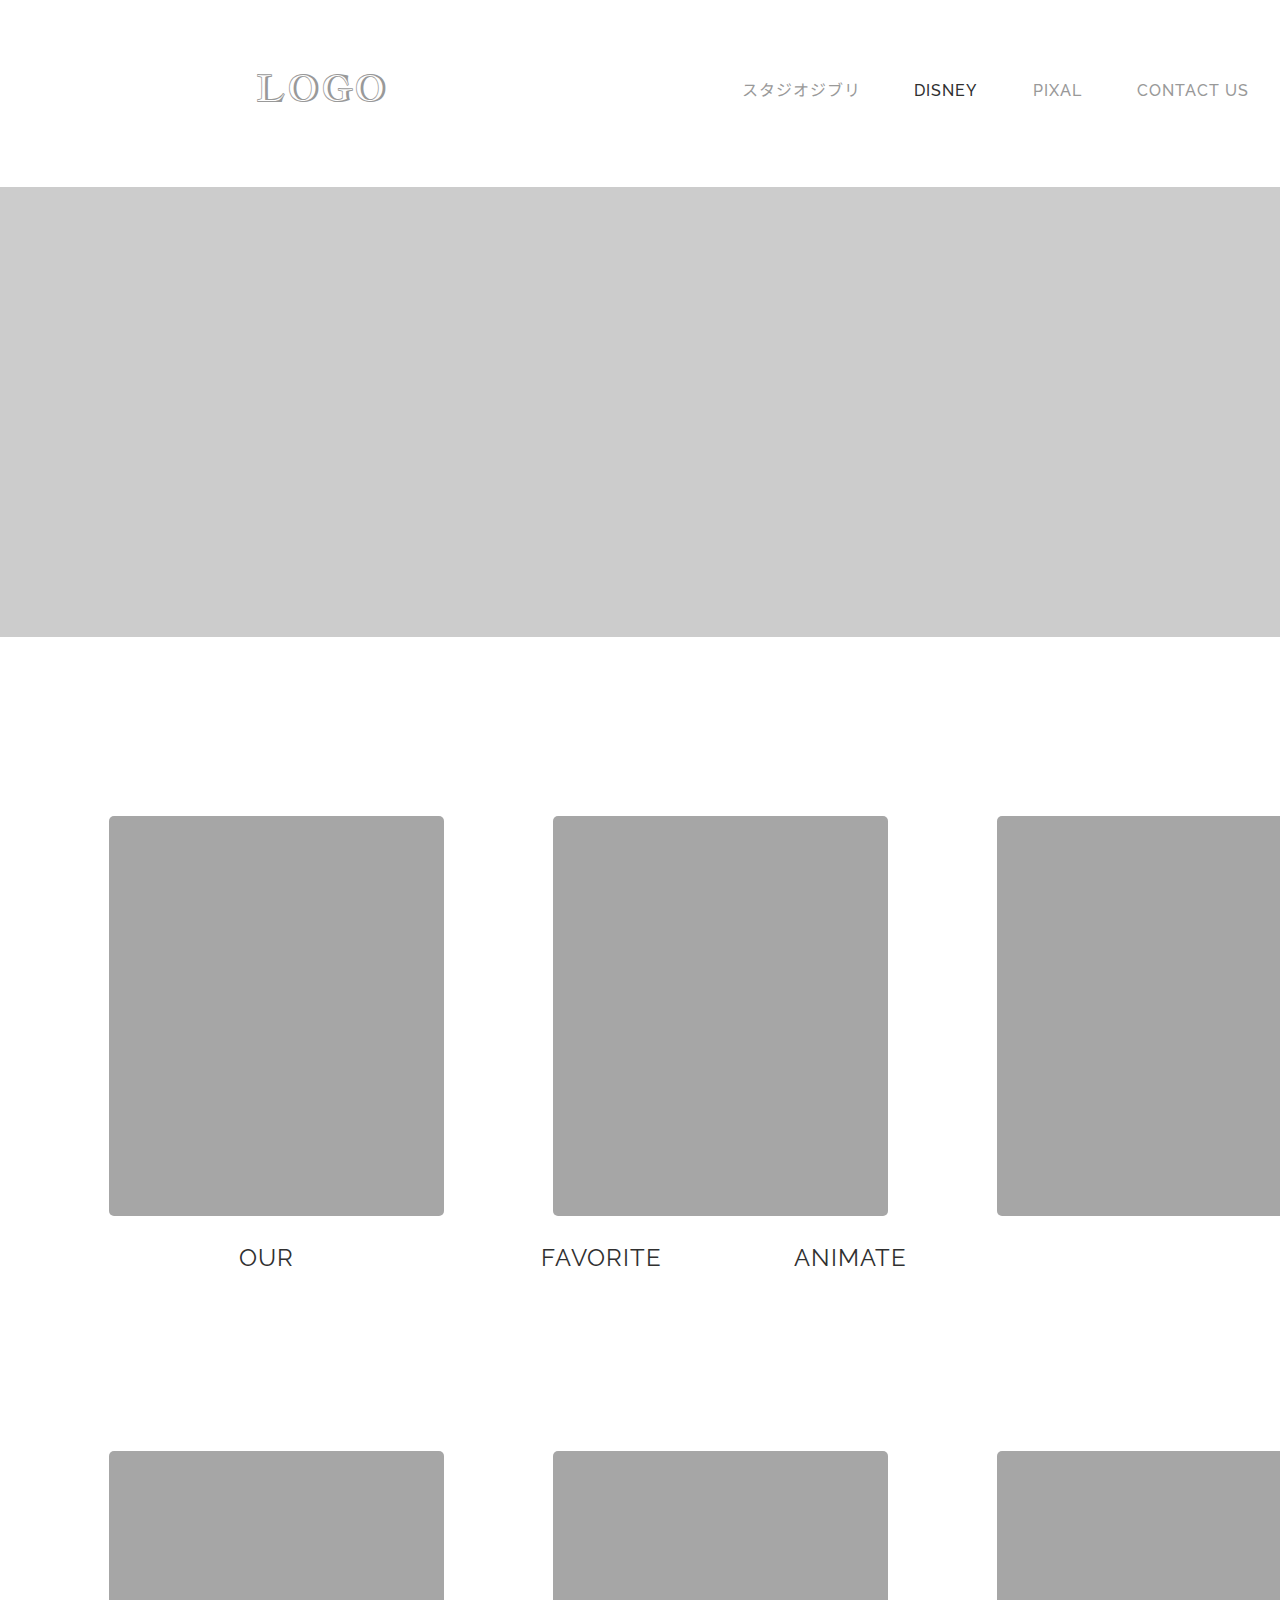
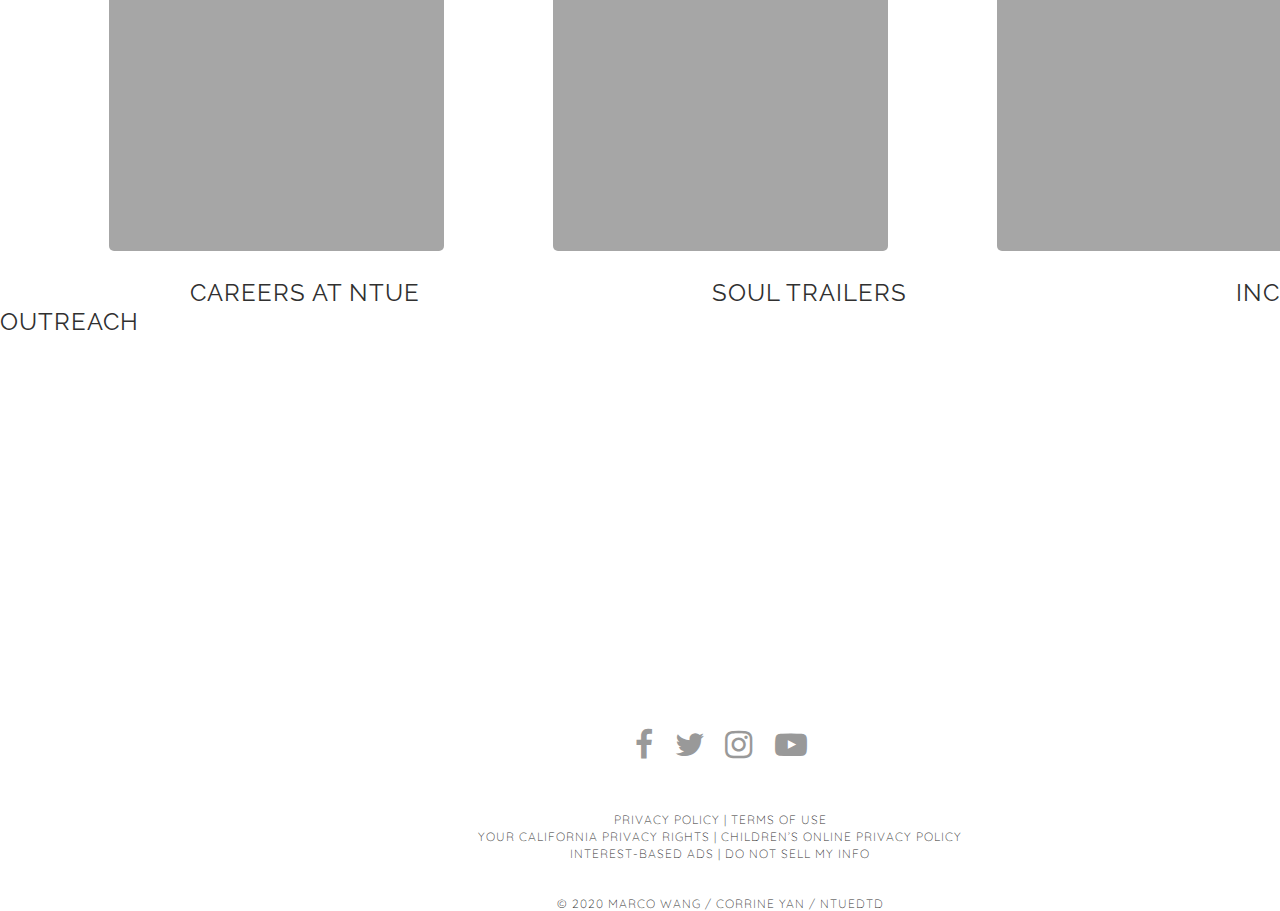
<file: pixal.html>
<!DOCTYPE html>
<html>
<link rel="stylesheet" href="https://stackpath.bootstrapcdn.com/font-awesome/4.7.0/css/font-awesome.min.css">

<header class="head">
    <meta charest="utf-8">
    <title>Disney</title>
    <link rel="stylesheet" href="https://necloas.github.io/normalize.css">
    <link rel="stylesheet" href="./css/disney.css">
</header>
<body>
    <div class="headflex">
        <a href="home.html" class="headtitle">LOGO</a>

        <ul class="button-list">
            <li class="nav-list-item">
                <a href="#" class="btn button1">スタジオジブリ</a>
            </li>
            <li class="nav-list-item">
                <a href="disney.html" class="btn button2">DISNEY</a>
            </li>
            <li class="nav-list-item">
                <a href="pixal.html" class="btn button3">PIXAL</a>
            </li>
            <li class="nav-list-item">
                <a href="contact-us.html" class="btn button4">CONTACT US</a>
            </li>
        </ul>
    </div>
    <div class="cover"></div>
    <div class="picplace">
        <div class="pic picture1"></div>
        <div class="pic picture2"></div>
        <div class="pic picture3"></div>
    </div>
    <div class="name">
        <a href="#" class="intro name1">OUR</a>
        <a href="#" class="intro name2">FAVORITE</a>
        <a href="#" class="intro name3">ANIMATE</a>
    </div>
    <div class="picplace">
        <div class="pic picture1"></div>
        <div class="pic picture2"></div>
        <div class="pic picture3"></div>
    </div>
    <div class="name">
        <a href="#" class="intro name4">CAREERS AT NTUE</a>
        <a href="#" class="intro name5">SOUL TRAILERS</a>
        <a href="#" class="intro name6">INCLUSION AND OUTREACH</a>
    </div>
</body>
<footer>
    <nav>
        <ul>
            <li class="nav-icon">
                <a href="https://www.facebook.com"><i class="fa fa-facebook fa-2x" aria-hidden="true"></i></a>
            </li>
            <li class="nav-icon">
                <a href="https://twitter.com"><i class="fa fa-twitter fa-2x" aria-hidden="true"></i></a>
            </li>
            <li class="nav-icon">
                <a href="https://www.instagram.com"><i class="fa fa-instagram fa-2x" aria-hidden="true"></i></a>
            </li>
            <li class="nav-icon">
                <a href="https://www.youtube.com"><i class="fa fa-youtube-play fa-2x" aria-hidden="true"></i></a>
            </li>
        </ul>
    </nav>
    <div class="footer_text">
        <p class="text text1">PRIVACY POLICY | TERMS OF USE</p>
        <p class="text text2">YOUR CALIFORNIA PRIVACY RIGHTS | CHILDREN’S ONLINE PRIVACY POLICY</p>
        <p class="text text3">INTEREST-BASED ADS | DO NOT SELL MY INFO</p>
        <p class="student">© 2020 MARCO WANG / CORRINE YAN / NTUEDTD</p>
    </div>
    <div>
    </div>
</footer>
</file>
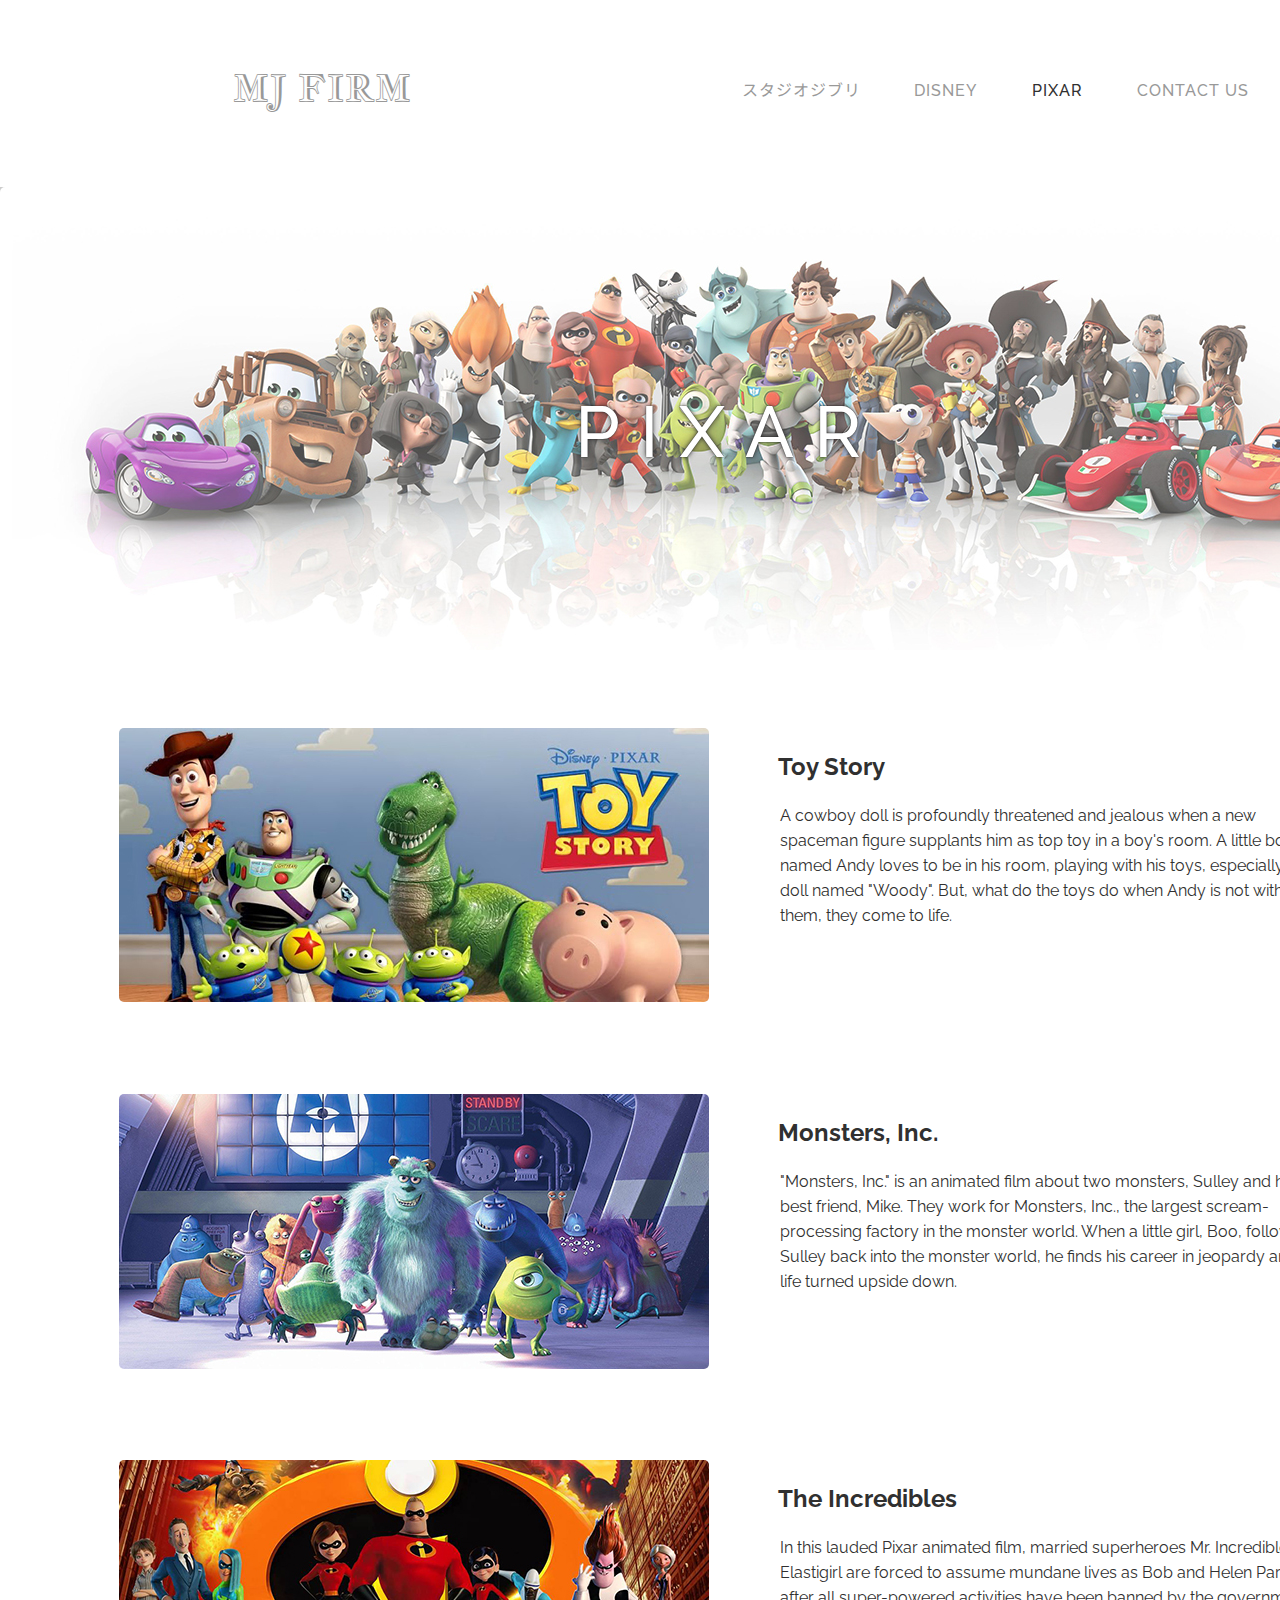
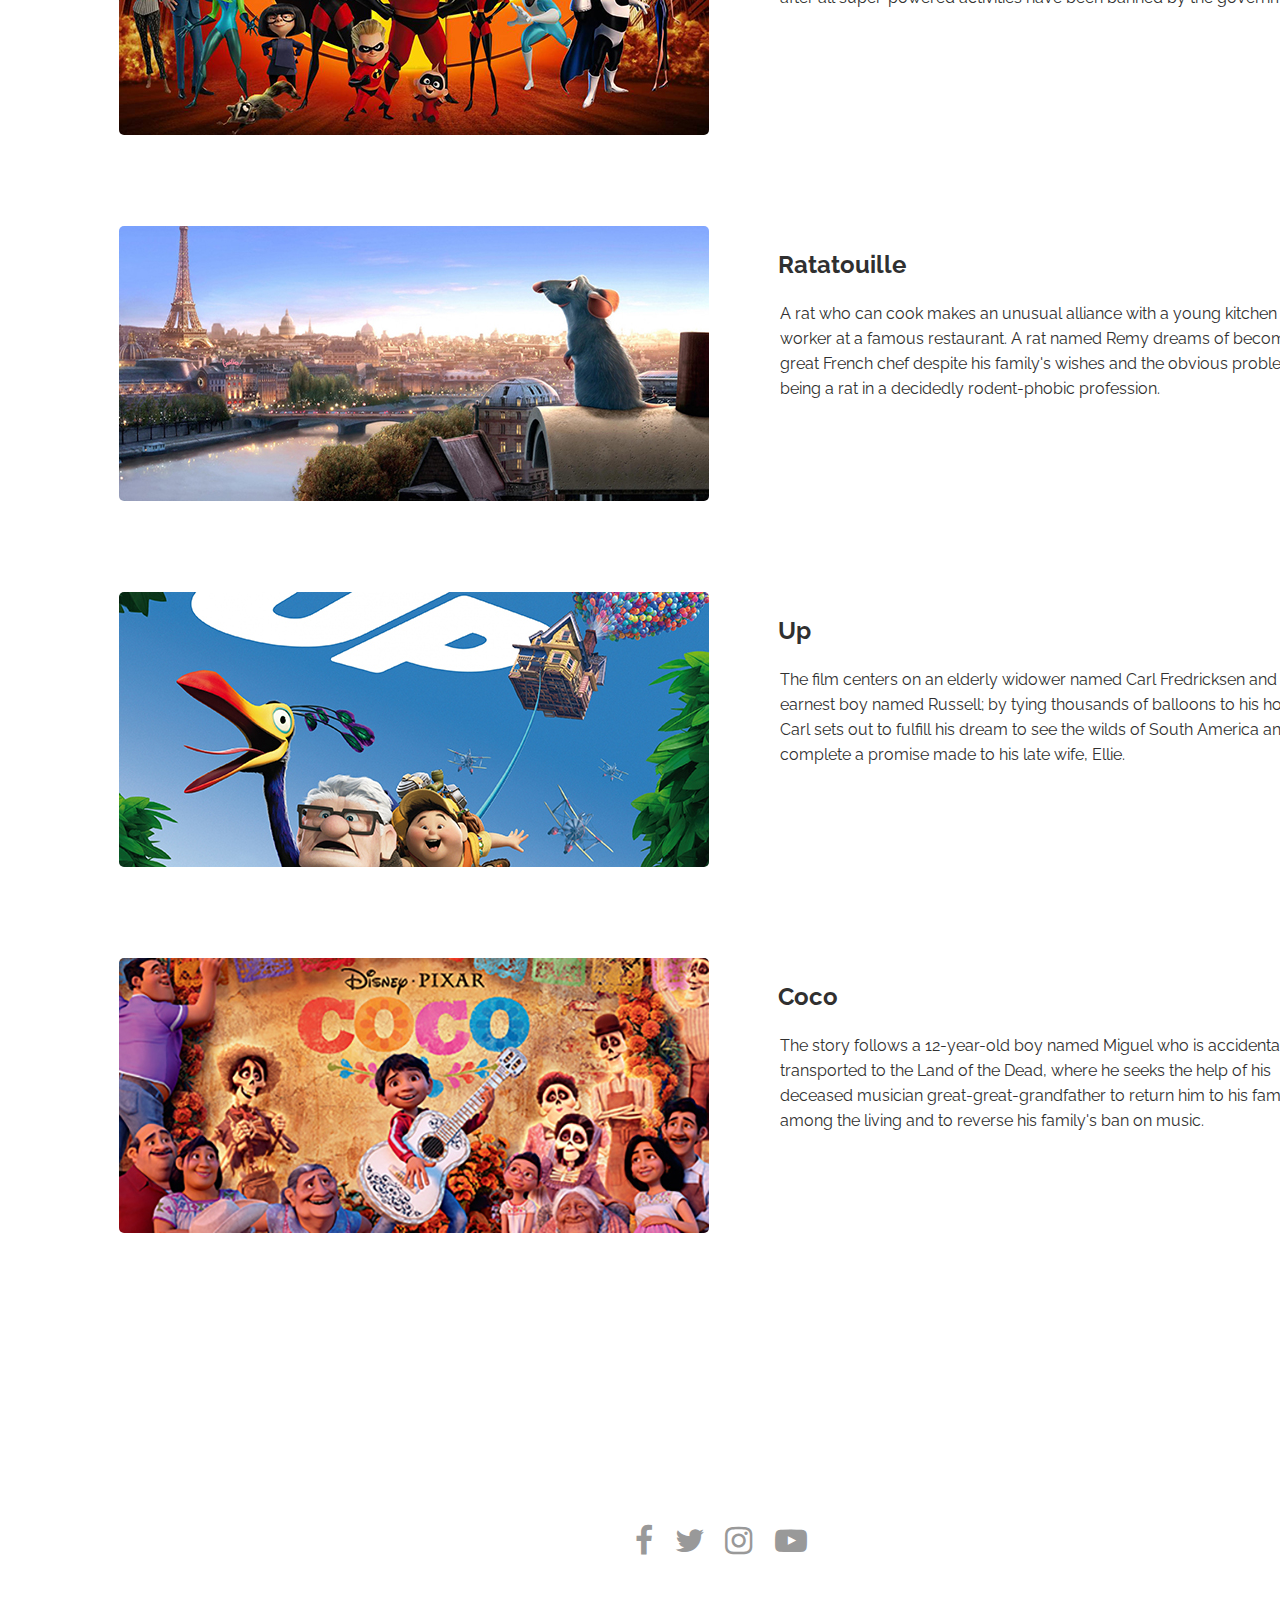
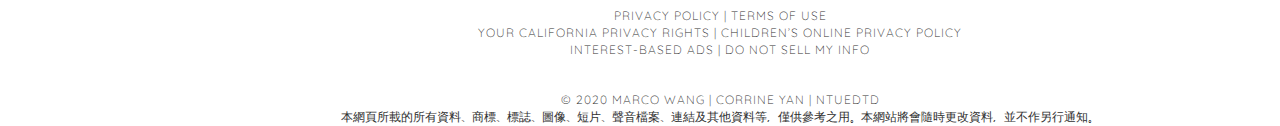
<file: pixar.html>
<!DOCTYPE html>
<html>
<link rel="stylesheet" href="https://stackpath.bootstrapcdn.com/font-awesome/4.7.0/css/font-awesome.min.css">

<header class="head">
    <meta charest="utf-8">
    <title>Pixar</title>
    <link rel="stylesheet" href="https://necloas.github.io/normalize.css">
    <link rel="stylesheet" href="./css/pixar.css">
</header>

<body>
    <div class="headflex">
        <a href="index.html" class="headtitle">MJ FIRM</a>

        <ul class="button-list">
            <li class="nav-list-item">
                <a href="ghibli.html" class="btn button1">スタジオジブリ</a>
            </li>
            <li class="nav-list-item">
                <a href="disney.html" class="btn button2">DISNEY</a>
            </li>
            <li class="nav-list-item">
                <a href="pixar.html" class="btn button3">PIXAR</a>
            </li>
            <li class="nav-list-item">
                <a href="contact-us.html" class="btn button4">CONTACT US</a>
            </li>
        </ul>
    </div>
    <div class="cover">
        <img src="img/pixar/pixar.jpg">
        <h1>PIXAR</h1>
    </div>
    <div class="pic">
        <a href="https://www.youtube.com/watch?v=v-PjgYDrg70" class="picplace" target="_blank"><img
                src="img/pixar/toystory.jpg"></a>
        <h3>Toy Story</h3>
    </div>
    <h4>A cowboy doll is profoundly threatened and jealous when a new spaceman figure supplants him as top toy in a
        boy's room. A little boy named Andy loves to be in his room, playing with his toys, especially his doll named
        "Woody". But, what do the toys do when Andy is not with them, they come to life.</h4>
    <div class="pic">
        <a href="https://www.youtube.com/watch?v=CGbgaHoapFM" class="picplace" target="_blank"><img
                src="img/pixar/mons.jpg"></a>
        <h3>Monsters, Inc.</h3>
    </div>
    <h4>"Monsters, Inc." is an animated film about two monsters, Sulley and his best friend, Mike. They work for
        Monsters, Inc., the largest scream-processing factory in the monster world. When a little girl, Boo, follows
        Sulley back into the monster world, he finds his career in jeopardy and his life turned upside down.</h4>
    <div class="pic">
        <a href="https://www.youtube.com/watch?v=-UaGUdNJdRQ" class="picplace" target="_blank"><img
                src="img/pixar/hero.jpg"></a>
        <h3>The Incredibles</h3>
    </div>
    <h4>In this lauded Pixar animated film, married superheroes Mr. Incredible and Elastigirl are forced to assume
        mundane lives as Bob and Helen Parr after all super-powered activities have been banned by the government.</h4>
    <div class="pic">
        <a href="https://www.youtube.com/watch?v=NgsQ8mVkN8w" class="picplace" target="_blank"><img
                src="img/pixar/mouse.jpeg"></a>
        <h3>Ratatouille</h3>
    </div>
    <h4>A rat who can cook makes an unusual alliance with a young kitchen worker at a famous restaurant. A rat named
        Remy dreams of becoming a great French chef despite his family's wishes and the obvious problem of being a rat
        in a decidedly rodent-phobic profession.</h4>
    <div class="pic">
        <a href="https://www.youtube.com/watch?v=ORFWdXl_zJ4" class="picplace" target="_blank"><img
                src="img/pixar/up.jpg"></a>
        <h3>Up</h3>
    </div>
    <h4>The film centers on an elderly widower named Carl Fredricksen and an earnest boy named Russell; by tying
        thousands of balloons to his house, Carl sets out to fulfill his dream to see the wilds
        of South America and complete a promise made to his late wife, Ellie.</h4>
    <div class="pic">
        <a href="https://www.youtube.com/watch?v=Ga6RYejo6Hk" class="picplace" target="_blank"><img
                src="img/pixar/coco.jpg"></a>
        <h3>Coco</h3>
    </div>
    <h4>The story follows a 12-year-old boy named Miguel who is accidentally transported to the Land of the Dead, where
        he seeks the help of his deceased musician great-great-grandfather to return him to his family among the living
        and to reverse his family's ban on music.</h4>
</body>
<footer>
    <nav>
        <ul>
            <li class="nav-icon">
                <a href="https://www.facebook.com" target="_blank"><i class="fa fa-facebook fa-2x"
                        aria-hidden="true"></i></a>
            </li>
            <li class="nav-icon">
                <a href="https://twitter.com" target="_blank"><i class="fa fa-twitter fa-2x" aria-hidden="true"></i></a>
            </li>
            <li class="nav-icon">
                <a href="https://www.instagram.com" target="_blank"><i class="fa fa-instagram fa-2x"
                        aria-hidden="true"></i></a>
            </li>
            <li class="nav-icon">
                <a href="https://www.youtube.com" target="_blank"><i class="fa fa-youtube-play fa-2x"
                        aria-hidden="true"></i></a>
            </li>
        </ul>
    </nav>
    <div class="footer_text">
        <p class="text text1">PRIVACY POLICY | TERMS OF USE</p>
        <p class="text text2">YOUR CALIFORNIA PRIVACY RIGHTS | CHILDREN’S ONLINE PRIVACY POLICY</p>
        <p class="text text3">INTEREST-BASED ADS | DO NOT SELL MY INFO</p>
        <p class="student">© 2020 MARCO WANG | CORRINE YAN | NTUEDTD</p>
        <h2>本網頁所載的所有資料、商標、標誌、圖像、短片、聲音檔案、連結及其他資料等，僅供參考之用。本網站將會隨時更改資料，並不作另行通知。</h2>
    </div>
</footer>
</file>
<file: css/home.css>
@import url('https://fonts.googleapis.com/css2?family=Noto+Sans+JP:wght@100;400;500&family=Quicksand:wght@300;400;500&family=Raleway:wght@200;400;500&display=swap');@import url("https://fonts.googleapis.com/css2?family=Noto+Sans+JP:wght@100;300&family=Quicksand:wght@300;400;500&family=Raleway:wght@100;200&display=swap");
@import url('https://fonts.googleapis.com/css2?family=Jacques+Francois+Shadow&display=swap');
@import url('https://fonts.googleapis.com/css2?family=Nanum+Gothic&display=swap');

html{
   width:1440px;
   height:2000px;
   box-sizing: border-box;
}
*,*:before,*:after{
    box-sizing: inherit;
}


.headflex{
    display:flex; 
}
.headtitle{
    font-family: 'Jacques Francois Shadow', cursive;
    display:block;
    width: 198px;
    height: 72px;
    margin-left: 223px;
    margin-top: 65px;
    text-align: center;
    line-height: 45px;
    text-decoration: none;
    color: #303030;
    font-size: 36px;
    letter-spacing: 1px;
}
.button-list{
    display: flex;
    margin-top: 72px;
}
.nav-list-item{
    list-style: none;
}

.btn{
    display: block;
    height: 38px;
    color: #999999;
    text-decoration: none;
    font-family: 'Raleway', sans-serif;
    font-weight: 500;
    letter-spacing: 1px;
    margin-left: 272px;
    text-align: center;
    line-height: 38px;
    transition: 0.5s;
}
.btn:hover{
    transition: 0.5s;
    color: #303030;
}
.button1{
    width: 137px;
    font-family: 'Noto Sans JP', sans-serif;
    line-height: 35px;
    font-weight: normal;;
}
.button2{
    width:90px;
    margin-left: 30px;
}
.button3{
    width:74px;
    margin-left: 30px;
}
.button4{
    width:137px;
    margin-left: 30px;
    /* margin-right: 218px; */
}
/* body */
body{
    margin: 0;
    padding: 0;
}
.cover{
    background-color: #cccccc;
    margin: 0;
    padding: 0;
    margin-top: 50px;
}
.slider_container {
    margin: 30px auto;
    width: 1440px;
    height: 880px;
    position: relative;   
    /* border-bottom-width: 100px; */
}

.slider_container div {
    position: absolute;
    top: 0;
    left: 0;
    opacity: 0;
    filter: alpha(opacity=0);
    -webkit-animation: round 15s linear infinite;
            animation: round 15s linear infinite;
}
@-webkit-keyframes round {
    4% {
        opacity: 1;
        filter: alpha(opacity=100);
    }
    20% {
        opacity: 1;
        filter: alpha(opacity=100);
    }
    24% {
        opacity: 0;
        filter: alpha(opacity=0);
    }
}
@keyframes round {
    4% {
        opacity: 1;
        filter: alpha(opacity=100);
    }
    20% {
        opacity: 1;
        filter: alpha(opacity=100);
    }
    24% {
        opacity: 0;
        filter: alpha(opacity=0);
    }
}
.slider_container div:nth-child(6) {
    -webkit-animation-delay: 0s;
            animation-delay: 0s;
}
.slider_container div:nth-child(5) {
    -webkit-animation-delay: 0s;
            animation-delay: 0s;
}
.slider_container div:nth-child(4) {
    -webkit-animation-delay: 3s;
            animation-delay: 3s;
}
.slider_container div:nth-child(3) {
    -webkit-animation-delay: 6s;
            animation-delay: 6s;
}
.slider_container div:nth-child(2) {
    -webkit-animation-delay: 9s;
            animation-delay: 9s;
}
.slider_container div:nth-child(1) {
    -webkit-animation-delay: 12s;
            animation-delay: 12s;
}
.slider_container span {    
    position: absolute;
    left: 0%;
    top: 880px;
    width: 1440px;
    height: 100px;
    -webkit-transform:scaleY(0);
        -ms-transform:scaleY(0);
            transform:scaleY(0);
    -webkit-transition: all 0.5s ease-in-out;
            transition: all 0.5s ease-in-out;
}
.slider_container:hover span {
    width: 100%;
    -webkit-transform:scaleY(1);
        -ms-transform:scaleY(1);
            transform:scaleY(1);
}
.slider_container:hover div {
    -webkit-animation-play-state: paused;
            animation-play-state: paused;
}
.picplace{
    display: flex;
}
.pic{
    width: 335px;
    height: 188px;
    background-color: #a6a6a6;
    margin-top: 179px;
    text-decoration: none;
    overflow: hidden;
    transform: scale(1,1);
    transition: all 0.5s ease-out;
    border-radius: 5px;
}
.pic:hover{
    transform: scale(1.1,1.1);
}
.picture1{
    margin-left: 109px;
}
.picture2{
    margin-left: 109px;
}
.picture3{
    margin-left: 109px;
    margin-right: 110px;
}
.name{
    font-family: 'Raleway', sans-serif;
    font-size: 24px;
    letter-spacing: 1px;
    color: #303030;
    margin-left: 160px;
    margin-top: 27px;
}
.intro{
    text-decoration: none;
    color: #303030;
}
.name2{
    margin: 265px;
}
.name3{
    margin-left: -71px;
}

/* footer */
footer{
    margin: 0;
    padding: 0;
}
nav{
    width: 200px;
    height: 60px;
    margin-left: 620px;
    margin-top: 280px;
}
nav ul{
    display:flex;
    list-style-type: none;
    padding: 0;
    margin-top: 5px;
    justify-content:space-around;
}
nav ul li a{
    text-decoration:none;
    color: #999999;
    display: block;
    transition: 0.5s;
}
.nav-icon{
    width: 200px;
}
.fa{
    margin-left: 5px;
    transition: 0.5s;
}
.fa-facebook{
    margin-left: 15px;
}
.fa-facebook:hover{
    color:#4267B2;
}
.fa-twitter:hover{
    color:#00acee;
}
.fa-instagram:hover{
    color:#bc2a8d;
}
.fa-youtube-play:hover{
    color:#FF0000;
}
.footer_text{
    text-align: center;
    margin-top: 28px;
}
.text{
    font-family: 'Quicksand', sans-serif;
    font-weight: 100;
    font-size: 12px;
    letter-spacing: 1px;
    color: #303030;
    line-height: 5px;
}
.student{
    font-family: 'Quicksand', sans-serif;
    font-weight: 100;
    font-size: 12px;
    letter-spacing: 1px;
    color: #303030;
    margin-top: 40px;
}
div h1{
    margin-top: -10px;
    font-family: 'Nanum Gothic', sans-serif;
    font-weight: normal;
    font-size: 12px;
    color: #303030;
}
</file>
<file: css/contact-us.css>
@import url('https://fonts.googleapis.com/css2?family=Noto+Sans+JP:wght@100;400;500&family=Quicksand:wght@300;400;500&family=Raleway:wght@200;400;500&display=swap');@import url("https://fonts.googleapis.com/css2?family=Noto+Sans+JP:wght@100;300&family=Quicksand:wght@300;400;500&family=Raleway:wght@100;200&display=swap");
@import url('https://fonts.googleapis.com/css2?family=Jacques+Francois+Shadow&display=swap');
@import url('https://fonts.googleapis.com/css2?family=Nanum+Gothic&display=swap');

html{
   width:1440px;
   height:2000px;
   box-sizing: border-box;
}
*,*:before,*:after{
    box-sizing: inherit;
}


.headflex{
    display:flex; 
}
.headtitle{
    font-family: 'Jacques Francois Shadow', cursive;
    display:block;
    width: 198px;
    height: 72px;
    margin-left: 223px;
    margin-top: 65px;
    text-align: center;
    line-height: 45px;
    text-decoration: none;
    color: #999999;
    font-size: 36px;
    letter-spacing: 1px;
    transition: 0.5s;
}
.headtitle:hover{
    color: #303030;
    transition: 0.5s;
}
.button-list{
    display: flex;
    margin-top: 72px;
}
.nav-list-item{
    list-style: none;
}
.btn{
    display: block;
    height: 38px;
    color: #999999;
    text-decoration: none;
    font-family: 'Raleway', sans-serif;
    font-weight: 500;
    letter-spacing: 1px;
    margin-left: 272px;
    text-align: center;
    line-height: 38px;
    transition: 0.5s;
}
.btn:hover{
    transition: 0.5s;
    color: #303030;
}

.button1{
    width: 137px;
    font-family: 'Noto Sans JP', sans-serif;
    line-height: 35px;
    font-weight: normal;;
}
.button2{
    width:90px;
    margin-left: 30px;
}
.button3{
    width:74px;
    margin-left: 30px;
}
.button4{
    width:137px;
    margin-left: 30px;
    /* margin-right: 218px; */
    color: #303030;
}

body{
    margin: 0;
    padding: 0;
}

.cover{
    width: 1440px;
    height: 450px;
    background-color: #cccccc;
    margin: 0;
    padding: 0;
    margin-top: 50px;
}
div h1{
    font-family: 'Raleway', sans-serif;
    font-weight: 500;
    font-size: 72px;
    letter-spacing: 20px;
    color: white;
    position: relative;
    margin-top: -250px;
    margin-left: 400px;
    text-shadow: 0 0 1px black, 0 0 5px #303030;
}
.up{
    font-family: 'Quicksand', sans-serif;
    font-size: 16px;
    width: 640px;
    height: 210px;
    margin-top: 108px;
    margin-left: 115px;
    letter-spacing: 0.01em;
    line-height:35px;
    color:#303030;
}

.deco{
    font-family: 'Quicksand', sans-serif;
    font-size: 24px;
    margin-left: 115px;
    font-weight: 100;
    color:#303030;
}

.name{
    margin-top: 30px;
}
.firstname{
    margin-top: 5px;
    margin-left: 115px;
    width: 310px;
    height: 35px;
    background-color: #f4f4f4;
    border: 1px solid #dedede;
}
.lastname{
    margin-top: 5px;
    margin-left: 16px;
    width: 310px;
    height: 35px;
    background-color: #f4f4f4;
    border: 1px solid #dedede;
}
.intro{
    display:flex;
    margin-top: 5px;
}
.first{
    font-size: 16px;
    color: #b6b6b6;
}
.last{
    font-size: 16px;
    margin-left: 251px;
    color: #b6b6b6;
}
.emailaddress{
    margin-top: 26px;
}
.box{
    width: 640px;
    height: 35px;
    margin-top: 5px;
    margin-left: 115px;
    background-color: #f4f4f4;
    border: 1px solid #dedede;
}
.subject{
    margin-top: 39px;
}
.message{
    margin-top: 39px;
}
.mes{
    margin-top: 5px;
    margin-left: 115px;
    width:640px;
    height:105px;
    background-color: #f4f4f4;
    border: 1px solid #dedede;
}
.submit[type=submit]{
    position: absolute;
    margin-left: -640px;
    margin-top: 200px;
    font-family: 'Quicksand', sans-serif;
    font-size: 24px;
    font-weight: bold;
    background-color: #fff;
    border-color: #808080;
    width: 170px;
    height: 50px;
    letter-spacing: 1px;
    transition:  all 0.3s; 
    -webkit-box-shadow: 5px 5px #dedede;
}
.submit[type=submit]:hover{
    background-color: #303030;
    color: #fff;
    transition: 0.3s; 
}
.right{
    position: absolute;
    font-family: 'Quicksand', sans-serif;
    font-size: 16px;
    width: 447px;
    height: 210px;
    top:37%;
    margin-left: 855px;
    letter-spacing: 0.01em;
    line-height:35px ;
    border-bottom: 1px solid #303030;
}
iframe{
    position: absolute;
    width: 447px;
    height: 460px;
    top:50%;
    margin-left: 856px;
}
.ntue{
    color:#303030;
}
.tel{
    color: #303030;
}

/* footer */
footer{
    margin: 0;
    padding: 0;
}
nav{
    width: 200px;
    height: 60px;
    margin-left: 620px;
    margin-top: 331px;
}
nav ul{
    display:flex;
    list-style-type: none;
    padding: 0;
    margin-top: 5px;
    justify-content:space-around;
}
nav ul li a{
    text-decoration:none;
    color: #999999;
    display: block;
    transition: 0.5s;
}

.nav-icon{
    width: 200px;
}
.fa{
    transition: 0.5s;
    margin-left: 5px;
}
.fa-facebook{
    margin-left: 15px;
}
.fa-facebook:hover{
    color:#4267B2;
}
.fa-twitter:hover{
    color:#00acee;
}
.fa-instagram:hover{
    color:#bc2a8d;
}
.fa-youtube-play:hover{
    color:#FF0000;
}
.footer_text{
    text-align: center;
    margin-top: 28px;
}
.text{
    font-family: 'Quicksand', sans-serif;
    font-weight: 100;
    font-size: 12px;
    letter-spacing: 1px;
    color: black;
    line-height: 5px;
}
.student{
    font-family: 'Quicksand', sans-serif;
    font-weight: 100;
    font-size: 12px;
    letter-spacing: 1px;
    color: black;
    margin-top: 40px;
}
div h2{
    margin-top: -10px;
    font-family: 'Nanum Gothic', sans-serif;
    font-weight: normal;
    font-size: 12px;
    color: #303030;
}
</file>
<file: css/disney.css>
@import url('https://fonts.googleapis.com/css2?family=Noto+Sans+JP:wght@100;400;500&family=Quicksand:wght@300;400;500&family=Raleway:wght@200;400;500&display=swap');@import url("https://fonts.googleapis.com/css2?family=Noto+Sans+JP:wght@100;300&family=Quicksand:wght@300;400;500&family=Raleway:wght@100;200&display=swap");
@import url('https://fonts.googleapis.com/css2?family=Jacques+Francois+Shadow&display=swap');
@import url('https://fonts.googleapis.com/css2?family=Nanum+Gothic&display=swap');
html{
    width:1440px;
    height:2500px;
    box-sizing: border-box;
 }
 *,*:before,*:after{
     box-sizing: inherit;
 }
 .headflex{
    display:flex; 
}
.headtitle{
    font-family: 'Jacques Francois Shadow', cursive;
    display:block;
    width: 198px;
    height: 72px;
    margin-left: 223px;
    margin-top: 65px;
    text-align: center;
    line-height: 45px;
    text-decoration: none;
    color: #999999;
    font-size: 36px;
    letter-spacing: 1px;
    transition: 0.5s;
}
.headtitle:hover{
    color: #303030;
    transition: 0.5s;
}
.button-list{
    display: flex;
    margin-top: 72px;
}
.nav-list-item{
    list-style: none;
}
.btn{
    display: block;
    height: 38px;
    color: #999999;
    text-decoration: none;
    font-family: 'Raleway', sans-serif;
    font-weight: 500;
    letter-spacing: 1px;
    margin-left: 272px;
    text-align: center;
    line-height: 38px;
    transition: 0.5s;
}
.btn:hover{
    transition: 0.5s;
    color: #303030;
}

.button1{
    width: 137px;
    font-family: 'Noto Sans JP', sans-serif;
    line-height: 35px;
    font-weight: normal;;
}
.button2{
    width:90px;
    margin-left: 30px;
    color: #303030;
}
.button3{
    width:74px;
    margin-left: 30px;
}
.button4{
    width:137px;
    margin-left: 30px;
    /* margin-right: 218px; */
}

body{
    margin: 0;
    padding: 0;
}
div h1{
    font-family: 'Raleway', sans-serif;
    font-weight: 500;
    font-size: 72px;
    letter-spacing: 20px;
    color: white;
    position: relative;
    margin-top: -245px;
    margin-left: 545px;
    text-shadow: 0 0 1px black, 0 0 5px #303030;
}
.cover{
    width: 1440px;
    height: 450px;
    background-color: #cccccc;
    margin: 0;
    padding: 0;
    margin-top: 50px;
}
.picplace{
    display: flex;
}
.pic{
    width: 335px;
    height: 400px;
    background-color: #a6a6a6;
    margin-top: 179px;
    text-decoration: none;
    overflow: hidden;
    transform: scale(1,1);
    transition: all 0.5s ease-out;
    border-radius: 5px;
    margin-left: 109px;
}
.pic:hover{
    transform: scale(1.1,1.1);
}
.name{
    font-family: 'Raleway', sans-serif;
    font-size: 24px;
    letter-spacing: 1px;
    color: #303030;
    margin-top: 27px;
}
.intro{
    text-decoration: none;
    color: #303030;
}
.name1{
    margin-left:239px;
}
.name2{
    margin-left: 240px;
}
.name3{
    margin-left: 125px;
}
.name4{
    margin-left: 190px;
}
.name5{
    margin-left: 285px;
}
.name6{
    margin-left: 322px;
}


/* footer */
footer{
    margin: 0;
    padding: 0;
}
nav{
    width: 200px;
    height: 60px;
    margin-left: 620px;
    margin-top: 393px;
}
nav ul{
    display:flex;
    list-style-type: none;
    padding: 0;
    margin-top: 5px;
    justify-content:space-around;
}
nav ul li a{
    text-decoration:none;
    color: #999999;
    display: block;
    transition: 0.5s;
}
.nav-icon{
    width: 200px;
}
.fa{
    margin-left: 5px;
    transition: 0.5s;
}
.fa-facebook{
    margin-left: 15px;
}
.fa-facebook:hover{
    color:#4267B2;
}
.fa-twitter:hover{
    color:#00acee;
}
.fa-instagram:hover{
    color:#bc2a8d;
}
.fa-youtube-play:hover{
    color:#FF0000;
}
.footer_text{
    text-align: center;
    margin-top: 28px;
}
.text{
    font-family: 'Quicksand', sans-serif;
    font-weight: 100;
    font-size: 12px;
    letter-spacing: 1px;
    color: #303030;
    line-height: 5px;
}
.student{
    font-family: 'Quicksand', sans-serif;
    font-weight: 100;
    font-size: 12px;
    letter-spacing: 1px;
    color: #303030;
    margin-top: 40px;
}
div h2{
    margin-top: -10px;
    font-family: 'Nanum Gothic', sans-serif;
    font-weight: normal;
    font-size: 12px;
    color: #303030;
}
</file>
<file: css/ghibli.css>
@import url('https://fonts.googleapis.com/css2?family=Noto+Sans+JP:wght@100;400;500&family=Quicksand:wght@300;400;500&family=Raleway:wght@200;400;500&display=swap');@import url("https://fonts.googleapis.com/css2?family=Noto+Sans+JP:wght@100;300&family=Quicksand:wght@300;400;500&family=Raleway:wght@100;200&display=swap");
@import url('https://fonts.googleapis.com/css2?family=Jacques+Francois+Shadow&display=swap');
@import url('https://fonts.googleapis.com/css2?family=Nanum+Gothic&display=swap');
html{
    width:1440px;
    height:3325px;
    box-sizing: border-box;
 }
 *,*:before,*:after{
     box-sizing: inherit;
 }
 .headflex{
    display:flex; 
}
.headtitle{
    font-family: 'Jacques Francois Shadow', cursive;
    display:block;
    width: 198px;
    height: 72px;
    margin-left: 223px;
    margin-top: 65px;
    text-align: center;
    line-height: 45px;
    text-decoration: none;
    color: #999999;
    font-size: 36px;
    letter-spacing: 1px;
    transition: 0.5s;
}
.headtitle:hover{
    color: #303030;
    transition: 0.5s;
}
.button-list{
    display: flex;
    margin-top: 72px;
}
.nav-list-item{
    list-style: none;
}
.btn{
    display: block;
    height: 38px;
    color: #999999;
    text-decoration: none;
    font-family: 'Raleway', sans-serif;
    font-weight: 500;
    letter-spacing: 1px;
    margin-left: 272px;
    text-align: center;
    line-height: 38px;
    transition: 0.5s;
}
.btn:hover{
    transition: 0.5s;
    color: #303030;
}

.button1{
    width: 137px;
    font-family: 'Noto Sans JP', sans-serif;
    line-height: 35px;
    font-weight: normal;
    color: #303030;
}
.button2{
    width:90px;
    margin-left: 30px;
}
.button3{
    width:74px;
    margin-left: 30px;
}
.button4{
    width:137px;
    margin-left: 30px;
    /* margin-right: 218px; */
}

body{
    margin: 0;
    padding: 0;
}
div h1{
    font-family: 'Raleway', sans-serif;
    font-weight: 500;
    font-size: 72px;
    letter-spacing: 20px;
    color: white;
    position: relative;
    margin-top: -245px;
    margin-left: 545px;
    text-shadow: 0 0 1px black, 0 0 5px #303030;
}
.cover{
    width: 1440px;
    height: 450px;
    background-color: #cccccc;
    margin: 0;
    padding: 0;
    margin-top: 50px;
}
iframe{
    margin-left: 240px;
    margin-top: 120px;
    border-radius: 5px;
}
.line{
    margin-left: 240px;
    font-family: 'Noto Sans JP', sans-serif;
    font-size: 20px;
    margin-top: 60px;
    color: #858585;
}
.line p{
    font-style: italic;
}
.picplace{
    display: flex;
}
.pic{
    width: 335px;
    height: 400px;
    background-color: #a6a6a6;
    margin-top: 180px;
    text-decoration: none;
    overflow: hidden;
    transform: scale(1,1);
    transition: all 0.5s ease-out;
    border-radius: 5px;
    margin-left: 109px;
}
.pic:hover{
    transform: scale(1.1,1.1);
}
.name{
    font-family: 'Noto Sans JP', sans-serif;
    font-size: 24px;
    font-weight: normal;
    letter-spacing: 1px;
    color: #303030;
    margin-top: 27px;
}
.intro{
    text-decoration: none;
    color: #303030;
}
.name1{
    margin-left:180px;
}
.name2{
    margin-left: 245px;
}
.name3{
    margin-left: 277px;
}
.name4{
    margin-left: 237px;
}
.name5{
    margin-left: 310px;
}
.name6{
    margin-left: 240px;
}


/* footer */
footer{
    margin: 0;
    padding: 0;
}
nav{
    width: 200px;
    height: 60px;
    margin-left: 620px;
    margin-top: 393px;
}
nav ul{
    display:flex;
    list-style-type: none;
    padding: 0;
    margin-top: 5px;
    justify-content:space-around;
}
nav ul li a{
    text-decoration:none;
    color: #999999;
    display: block;
    transition: 0.5s;
}
.nav-icon{
    width: 200px;
}
.fa{
    margin-left: 5px;
    transition: 0.5s;
}
.fa-facebook{
    margin-left: 15px;
}
.fa-facebook:hover{
    color:#4267B2;
}
.fa-twitter:hover{
    color:#00acee;
}
.fa-instagram:hover{
    color:#bc2a8d;
}
.fa-youtube-play:hover{
    color:#FF0000;
}
.footer_text{
    text-align: center;
    margin-top: 28px;
}
.text{
    font-family: 'Quicksand', sans-serif;
    font-weight: 100;
    font-size: 12px;
    letter-spacing: 1px;
    color: #303030;
    line-height: 5px;
}
.student{
    font-family: 'Quicksand', sans-serif;
    font-weight: 100;
    font-size: 12px;
    letter-spacing: 1px;
    color: #303030;
    margin-top: 40px;
}
div h2{
    margin-top: -10px;
    font-family: 'Nanum Gothic', sans-serif;
    font-weight: normal;
    font-size: 12px;
    color: #303030;
}
</file>
<file: css/pixar.css>
@import url('https://fonts.googleapis.com/css2?family=Noto+Sans+JP:wght@100;400;500&family=Quicksand:wght@300;400;500&family=Raleway:wght@200;400;500&display=swap');@import url("https://fonts.googleapis.com/css2?family=Noto+Sans+JP:wght@100;300&family=Quicksand:wght@300;400;500&family=Raleway:wght@100;200&display=swap");
@import url('https://fonts.googleapis.com/css2?family=Jacques+Francois+Shadow&display=swap');
@import url('https://fonts.googleapis.com/css2?family=Nanum+Gothic&display=swap');
html{
    width:1440px;
    height:3325px;
    box-sizing: border-box;
 }
 *,*:before,*:after{
     box-sizing: inherit;
 }
 .headflex{
    display:flex; 
}
.headtitle{
    font-family: 'Jacques Francois Shadow', cursive;
    display:block;
    width: 198px;
    height: 72px;
    margin-left: 223px;
    margin-top: 65px;
    text-align: center;
    line-height: 45px;
    text-decoration: none;
    color: #999999;
    font-size: 36px;
    letter-spacing: 1px;
    transition: 0.5s;
}
.headtitle:hover{
    color: #303030;
    transition: 0.5s;
}
.button-list{
    display: flex;
    margin-top: 72px;
}
.nav-list-item{
    list-style: none;
}
.btn{
    display: block;
    height: 38px;
    color: #999999;
    text-decoration: none;
    font-family: 'Raleway', sans-serif;
    font-weight: 500;
    letter-spacing: 1px;
    margin-left: 272px;
    text-align: center;
    line-height: 38px;
    transition: 0.5s;
}
.btn:hover{
    transition: 0.5s;
    color: #303030;
}

.button1{
    width: 137px;
    font-family: 'Noto Sans JP', sans-serif;
    line-height: 35px;
    font-weight: normal;;
}
.button2{
    width:90px;
    margin-left: 30px;
}
.button3{
    width:74px;
    margin-left: 30px;
    color: #303030;
}
.button4{
    width:137px;
    margin-left: 30px;
    /* margin-right: 218px; */
}

body{
    margin: 0;
    padding: 0;
}
.cover{
    width: 1440px;
    height: 450px;
    background-color: #cccccc;
    margin: 0;
    padding: 0;
    margin-top: 50px;
}
div h1{
    font-family: 'Raleway', sans-serif;
    font-weight: 500;
    font-size: 72px;
    letter-spacing: 20px;
    color: white;
    position: relative;
    margin-top: -265px;
    margin-left: 575px;
    text-shadow: 0 0 1px black, 0 0 5px #303030;
}
.pic{
    width: 1200px;
    height: 275px;
    display: flex;
    margin-left: 119px;
    margin-top: 91px;
}
.picplace{
    width: 590px;
    height: 275px;
    transform: scale(1,1);
    transition: all 0.5s ease-out;
}
.picplace:hover{
    transform: scale(1.1,1.1);
}
body div img{
    border-radius: 5px;
}
body div h3{
    font-family: 'Raleway', sans-serif;
    font-size: 24px;
    color: #303030;
    margin-left: 69px;
}
body h4{
    width: 542px;
    position: absolute;
    font-family: 'Raleway', sans-serif;
    font-size: 16px;
    color: #303030;
    font-weight: normal;
    margin-left: 780px;
    margin-top: -200px;
    line-height: 25px;
}

/* footer */
/* footer */
footer{
    margin: 0;
    padding: 0;
}
nav{
    width: 200px;
    height: 60px;
    margin-left: 620px;
    margin-top: 292px;
}
nav ul{
    display:flex;
    list-style-type: none;
    padding: 0;
    margin-top: 5px;
    justify-content:space-around;
}
nav ul li a{
    text-decoration:none;
    color: #999999;
    display: block;
    transition: 0.5s;
}
.nav-icon{
    width: 200px;
}
.fa{
    margin-left: 5px;
    transition: 0.5s;
}
.fa-facebook{
    margin-left: 15px;
}
.fa-facebook:hover{
    color:#4267B2;
}
.fa-twitter:hover{
    color:#00acee;
}
.fa-instagram:hover{
    color:#bc2a8d;
}
.fa-youtube-play:hover{
    color:#FF0000;
}
.footer_text{
    text-align: center;
    margin-top: 28px;
}
.text{
    font-family: 'Quicksand', sans-serif;
    font-weight: 100;
    font-size: 12px;
    letter-spacing: 1px;
    color: #303030;
    line-height: 5px;
}
.student{
    font-family: 'Quicksand', sans-serif;
    font-weight: 100;
    font-size: 12px;
    letter-spacing: 1px;
    color: #303030;
    margin-top: 40px;
}
div h2{
    margin-top: -10px;
    font-family: 'Nanum Gothic', sans-serif;
    font-weight: normal;
    font-size: 12px;
    color: #303030;
}
</file>
